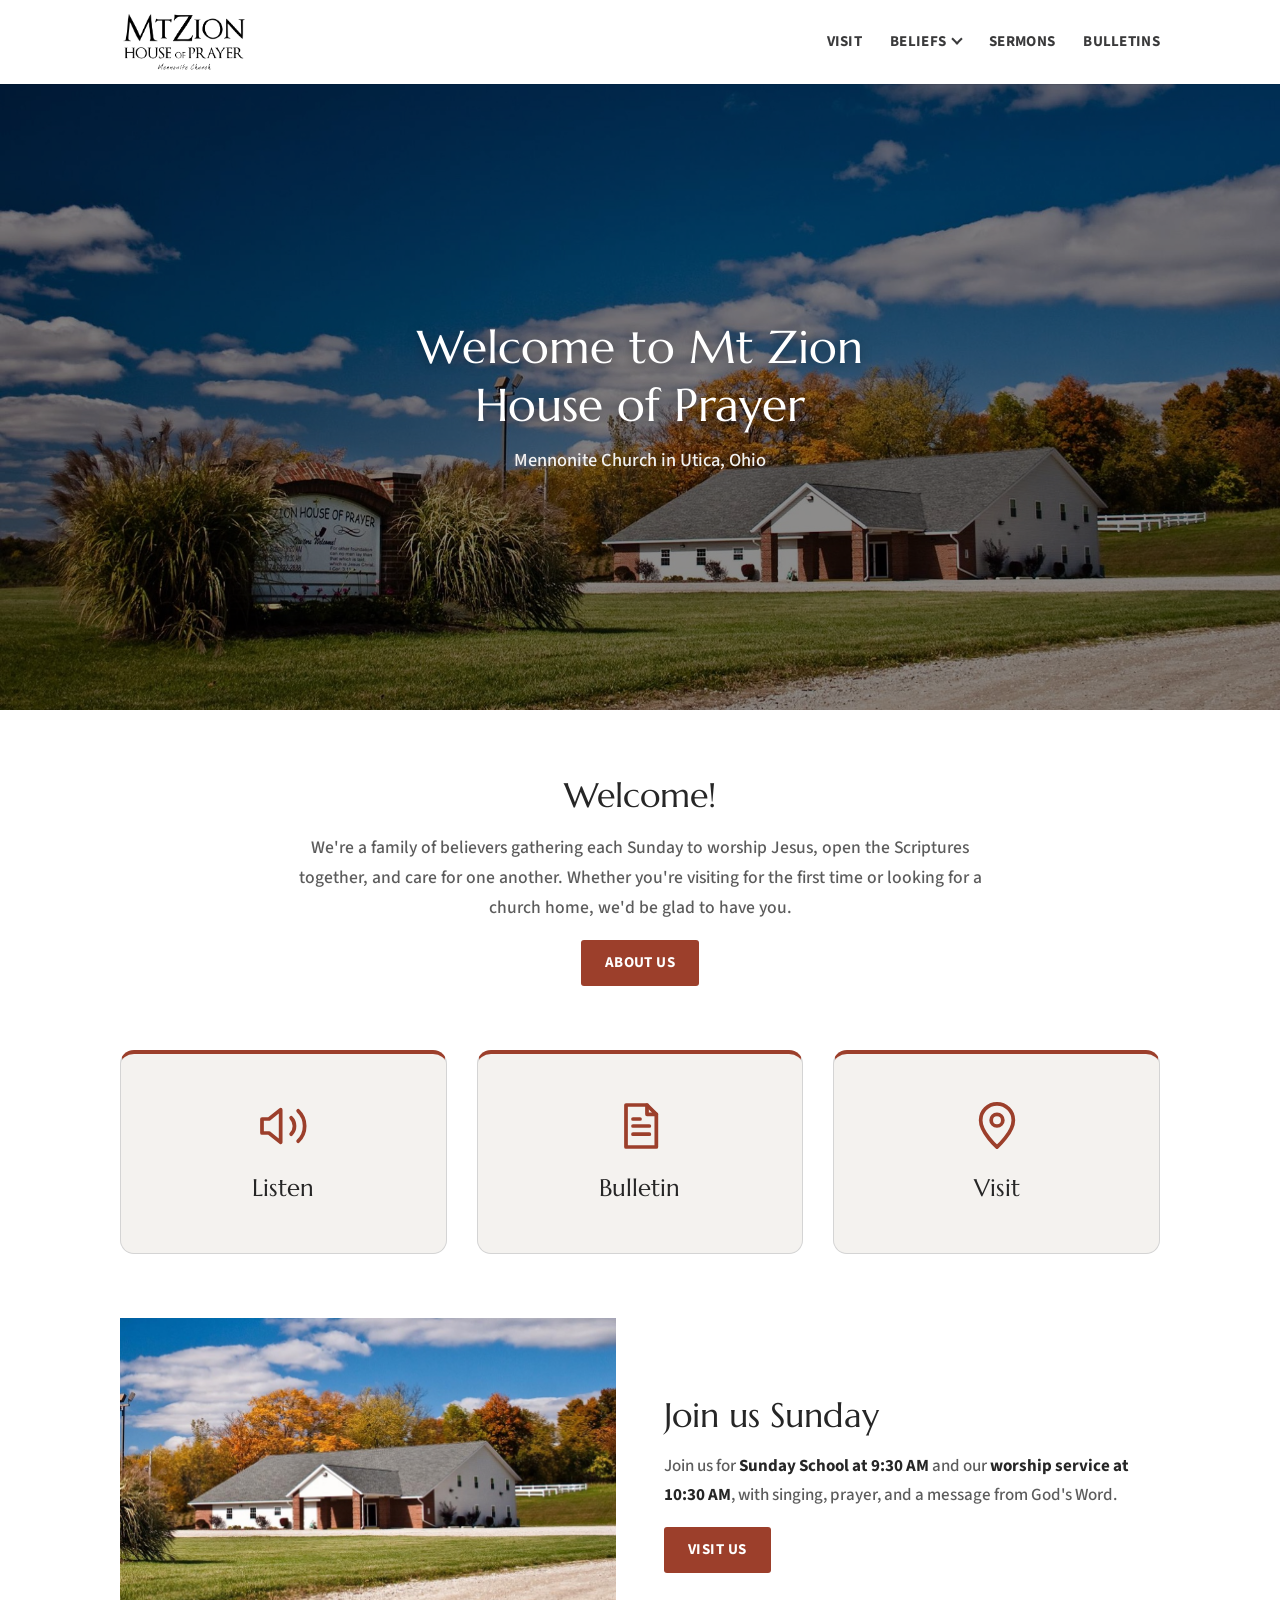
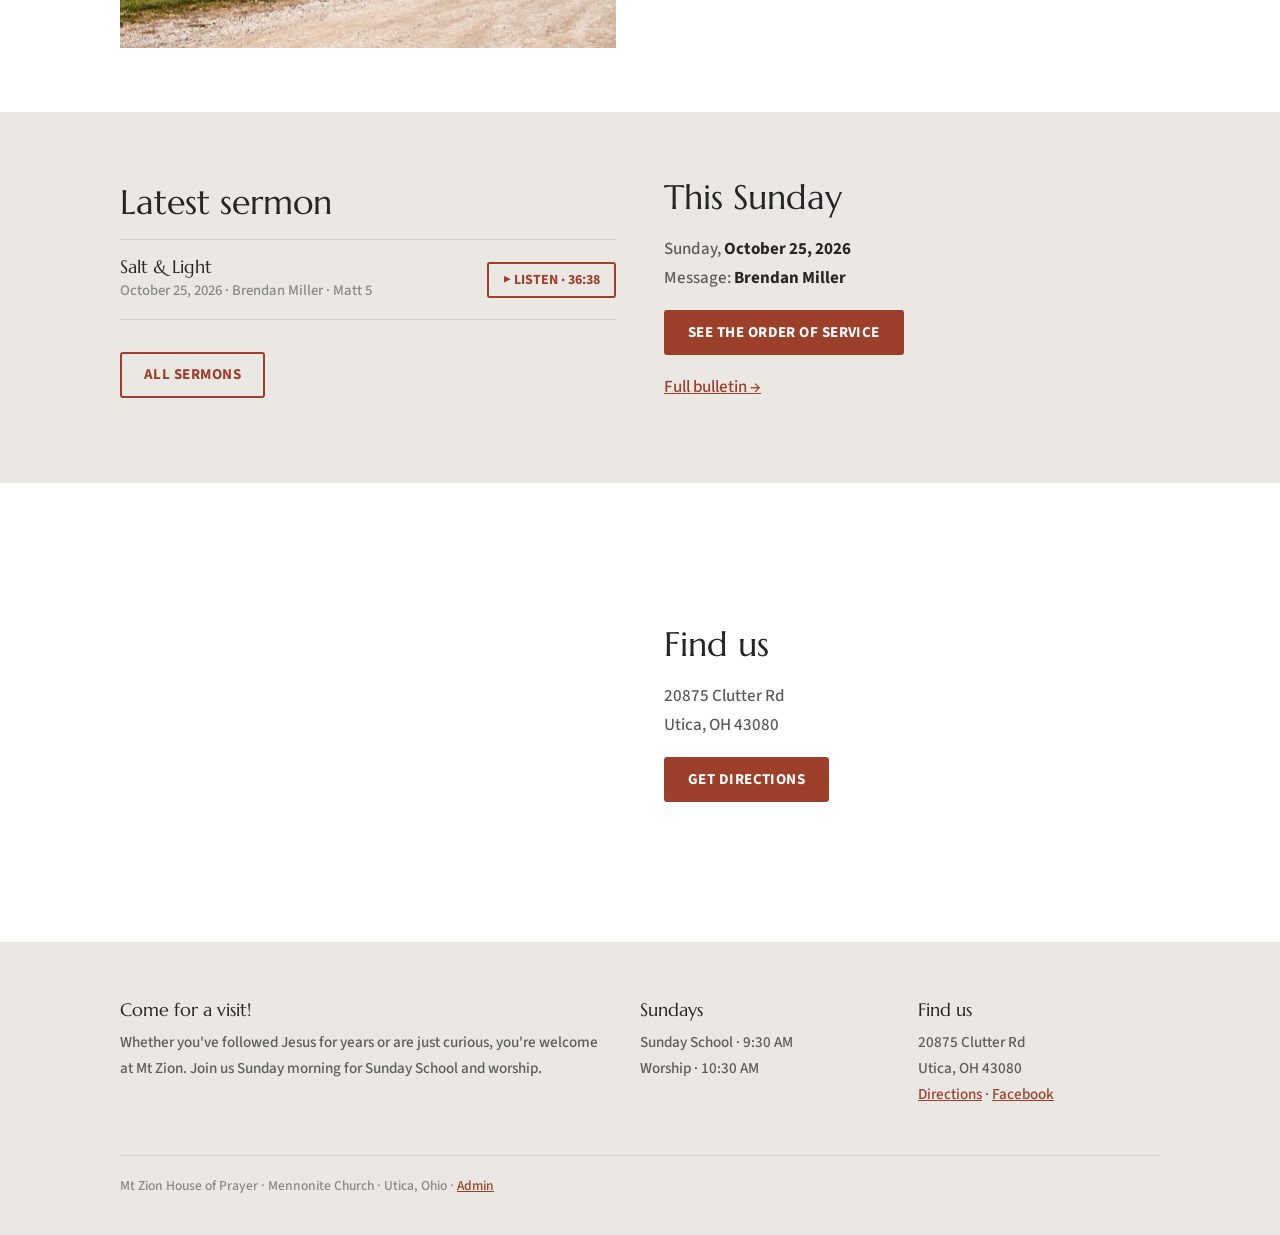
<file: index.html>
<!doctype html>
<html lang="en">
<head>
<meta charset="utf-8">
<meta name="viewport" content="width=device-width, initial-scale=1">
<title>Mt Zion House of Prayer · Mennonite Church in Utica, Ohio</title>
<meta name="description" content="Mt Zion House of Prayer is a Mennonite church in Utica, Ohio. Sunday School 9:30 AM, Worship 10:30 AM. All are welcome.">
<link rel="icon" href="images/favicon.png">
<link rel="preconnect" href="https://fonts.googleapis.com">
<link rel="preconnect" href="https://fonts.gstatic.com" crossorigin>
<link href="https://fonts.googleapis.com/css2?family=Marcellus&family=Source+Sans+3:wght@400;500;600;700&display=swap" rel="stylesheet">
<link rel="stylesheet" href="css/style.css">
</head>
<body>

<!-- HEADER (same on every page) -->
<header class="site-header">
  <div class="wrap">
    <a class="logo" href="index.html"><img src="images/logo.png" alt="Mt Zion House of Prayer, Mennonite Church" width="1500" height="682"></a>
    <button class="menu-btn" aria-label="Menu" aria-expanded="false"><span></span><span></span><span></span></button>
    <nav class="site-nav">
      <a href="visit.html">Visit</a>
      <div class="nav-group">
        <a href="beliefs.html" class="nav-parent" aria-haspopup="true">Beliefs</a>
        <div class="nav-sub">
          <a href="beliefs.html">Statement of Faith</a>
          <a href="constitution.html">Constitution</a>
        </div>
      </div>
      <a href="sermons.html">Sermons</a>
      <a href="bulletins.html">Bulletins</a>
    </nav>
  </div>
</header>

<main>
  <section class="hero">
    <div class="wrap">
      <h1>Welcome to Mt Zion<br>House of Prayer</h1>
      <p>Mennonite Church in Utica, Ohio</p>
    </div>
  </section>

  <section>
    <div class="wrap intro">
      <h2>Welcome!</h2>
      <!-- TODO: replace with the church's own welcome -->
      <p>We're a family of believers gathering each Sunday to worship Jesus, open the Scriptures together, and care for one another. Whether you're visiting for the first time or looking for a church home, we'd be glad to have you.</p>
      <a class="btn" href="visit.html">About us</a>
    </div>
  </section>

  <section style="padding-top:0">
    <div class="wrap tiles">
      <a class="tile" href="sermons.html"><svg viewBox="0 0 24 24" fill="none" stroke="currentColor" stroke-width="1.6" stroke-linecap="round" stroke-linejoin="round" aria-hidden="true"><path d="M11 5 6 9H3v6h3l5 4V5z"/><path d="M15.5 8.5a5 5 0 0 1 0 7"/><path d="M18.5 5.5a9 9 0 0 1 0 13"/></svg>Listen</a>
      <a class="tile" href="bulletins.html"><svg viewBox="0 0 24 24" fill="none" stroke="currentColor" stroke-width="1.6" stroke-linecap="round" stroke-linejoin="round" aria-hidden="true"><path d="M6 3h9l4 4v14H6z"/><path d="M15 3v4h4"/><path d="M9 12h7M9 15.5h7M9 9h3"/></svg>Bulletin</a>
      <a class="tile" href="visit.html"><svg viewBox="0 0 24 24" fill="none" stroke="currentColor" stroke-width="1.6" stroke-linecap="round" stroke-linejoin="round" aria-hidden="true"><path d="M12 21s-7-6.2-7-11.5A7 7 0 0 1 19 9.5C19 14.8 12 21 12 21z"/><circle cx="12" cy="9.5" r="2.5"/></svg>Visit</a>
    </div>
  </section>

  <section style="padding-top:0">
    <div class="wrap row">
      <img src="images/church-building.jpg" alt="The Mt Zion House of Prayer church building in the fall" width="1000" height="750" loading="lazy">
      <div>
        <h2>Join us Sunday</h2>
        <p>Join us for <strong>Sunday School at 9:30 AM</strong> and our <strong>worship service at 10:30 AM</strong>, with singing, prayer, and a message from God's Word.</p>
        <a class="btn" href="visit.html">Visit us</a>
      </div>
    </div>
  </section>

  <section class="gray">
    <div class="wrap row flip">
      <div>
        <h2>Latest sermon</h2>
        <div id="latest-sermon"><p class="meta">Loading…</p></div>
        <div class="listen-links" hidden></div>
        <p style="margin-top:18px"><a class="btn outline" href="sermons.html">All sermons</a></p>
      </div>
      <div>
        <h2>This Sunday</h2>
        <div id="latest-bulletin"><p class="meta">Loading…</p></div>
        <p style="margin-top:18px"><a href="bulletins.html">Full bulletin →</a></p>
      </div>
    </div>
  </section>

  <section>
    <div class="wrap row">
      <iframe class="map" title="Map to Mt Zion House of Prayer" loading="lazy" src="https://maps.google.com/maps?q=20875%20Clutter%20Rd%2C%20Utica%2C%20OH%2043080&z=13&output=embed"></iframe>
      <div>
        <h2>Find us</h2>
        <p>20875 Clutter Rd<br>Utica, OH 43080</p>
        <a class="btn" href="https://www.google.com/maps/dir/?api=1&destination=20875+Clutter+Rd+Utica+OH+43080">Get directions</a>
      </div>
    </div>
  </section>
</main>

<!-- FOOTER (same on every page) -->
<footer class="site-footer">
  <div class="wrap">
    <div class="cols">
      <div>
        <h4>Come for a visit!</h4>
        <p>Whether you've followed Jesus for years or are just curious, you're welcome at Mt Zion. Join us Sunday morning for Sunday School and worship.</p>
      </div>
      <div>
        <h4>Sundays</h4>
        <p>Sunday School · 9:30 AM<br>Worship · 10:30 AM</p>
      </div>
      <div>
        <h4>Find us</h4>
        <p>20875 Clutter Rd<br>Utica, OH 43080<br><a href="https://www.google.com/maps/dir/?api=1&destination=20875+Clutter+Rd+Utica+OH+43080">Directions</a> · <a href="https://www.facebook.com/MtZionHOP/">Facebook</a><span class="footer-podcast"></span></p>
      </div>
    </div>
    <p class="fine">Mt Zion House of Prayer · Mennonite Church · Utica, Ohio · <a href="admin/" rel="nofollow">Admin</a></p>
  </div>
</footer>

<script src="js/site.js"></script>
</body>
</html>
</file>
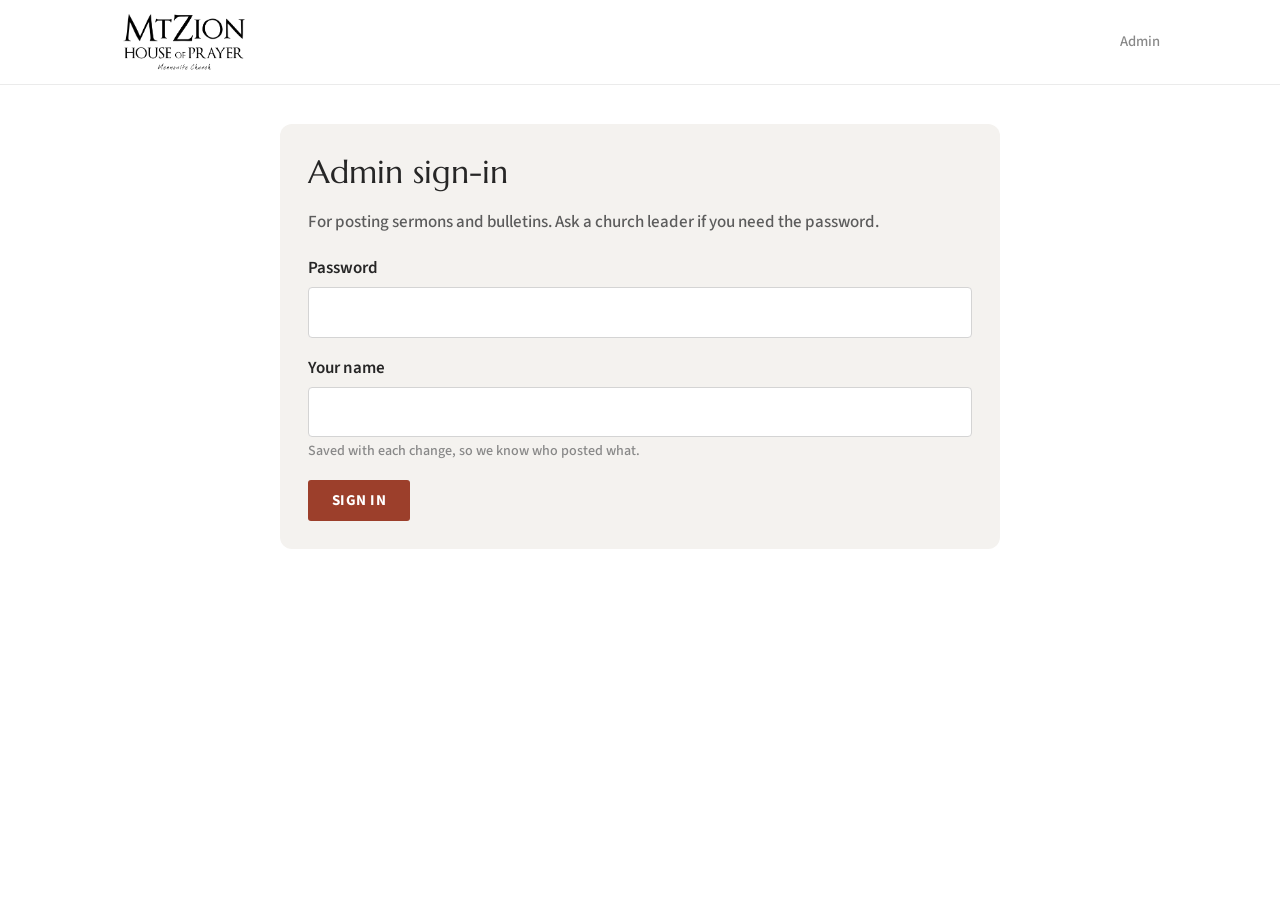
<file: admin/index.html>
<!doctype html>
<html lang="en">
<head>
<meta charset="utf-8">
<meta name="viewport" content="width=device-width, initial-scale=1">
<meta name="robots" content="noindex, nofollow">
<title>Admin · Mt Zion House of Prayer</title>
<link rel="icon" href="../images/favicon.png">
<link rel="preconnect" href="https://fonts.googleapis.com">
<link rel="preconnect" href="https://fonts.gstatic.com" crossorigin>
<link href="https://fonts.googleapis.com/css2?family=Marcellus&family=Source+Sans+3:wght@400;500;600;700&display=swap" rel="stylesheet">
<link rel="stylesheet" href="../css/style.css">
<style>
  .admin { max-width: 760px; margin: 0 auto; padding: 40px 20px 80px; }
  .admin .card { margin-bottom: 28px; padding: 28px; }
  .field { margin-bottom: 16px; }
  .field label { display: block; font-weight: 600; color: var(--heading); margin-bottom: 4px; }
  .field .hint { font-size: .88rem; color: #888; margin-top: 3px; }
  .field input, .field select { width: 100%; font: inherit; padding: 10px 12px; border: 1px solid var(--line); border-radius: 4px; background: #fff; color: var(--heading); }
  .row2 { display: grid; grid-template-columns: 1fr 1fr; gap: 16px; }
  .status { margin-top: 14px; padding: 12px 14px; border-radius: 6px; display: none; }
  .status.show { display: block; }
  .status.ok { background: #e7f3e7; color: #24502a; }
  .status.err { background: #f8e3e0; color: #7a2f1f; }
  .status.busy { background: #f4f2ef; color: var(--heading); }
  progress { width: 100%; height: 10px; margin-top: 8px; accent-color: var(--red); }
  .recent { list-style: none; padding: 0; margin: 0; }
  .recent li { display: flex; justify-content: space-between; align-items: center; gap: 12px; padding: 10px 0; border-bottom: 1px solid var(--line); }
  .recent button { font: 600 13px var(--font); background: none; border: 1px solid var(--line); color: #888; border-radius: 3px; padding: 4px 10px; cursor: pointer; }
  .recent button:hover { border-color: var(--red); color: var(--red); }
  .topbar { display: flex; justify-content: space-between; align-items: center; margin-bottom: 24px; gap: 12px; flex-wrap: wrap; }
  [hidden] { display: none !important; }
  @media (max-width: 600px) { .row2 { grid-template-columns: 1fr; } }
</style>
</head>
<body>

<header class="site-header">
  <div class="wrap">
    <a class="logo" href="../index.html"><img src="../images/logo.png" alt="Mt Zion House of Prayer" width="1500" height="682"></a>
    <span class="meta">Admin</span>
  </div>
</header>

<main class="admin">

  <!-- Sign in -->
  <section id="signin" class="card" style="padding:28px">
    <h1 style="font-size:2rem">Admin sign-in</h1>
    <p>For posting sermons and bulletins. Ask a church leader if you need the password.</p>
    <form id="signin-form">
      <div class="field"><label for="pw">Password</label><input id="pw" type="password" autocomplete="current-password" required></div>
      <div class="field"><label for="who">Your name</label><input id="who" autocomplete="name" required><div class="hint">Saved with each change, so we know who posted what.</div></div>
      <button class="btn" type="submit">Sign in</button>
      <div class="status" id="signin-status"></div>
    </form>
  </section>

  <div id="panel" hidden>
    <div class="topbar">
      <h1 style="font-size:2rem;margin:0">Post to the website</h1>
      <span class="meta">Signed in as <strong id="who-label"></strong> · <a href="#" id="signout">Sign out</a></span>
    </div>

    <!-- Sermon -->
    <section class="card">
      <h2>Add a sermon</h2>
      <p class="meta">Goes on the Sermons page and out to the podcast apps (Apple, Spotify) within a few hours.</p>
      <form id="sermon-form">
        <div class="field"><label for="s-file">Sermon recording (MP3)</label><input id="s-file" type="file" accept=".mp3,audio/mpeg" required></div>
        <div class="field"><label for="s-title">Title</label><input id="s-title" required maxlength="200" placeholder="e.g. Looking to Jesus"></div>
        <div class="row2">
          <div class="field"><label for="s-speaker">Speaker</label>
            <select id="s-speaker" required><option value="">Choose…</option></select>
            <input id="s-speaker-new" hidden placeholder="New speaker's full name" maxlength="80" style="margin-top:8px">
          </div>
          <div class="field"><label for="s-date">Date preached</label><input id="s-date" type="date" required></div>
        </div>
        <div class="field"><label for="s-passage">Scripture (optional)</label><input id="s-passage" maxlength="120" placeholder="e.g. Hebrews 12:1-3"></div>
        <button class="btn" type="submit">Upload sermon</button>
        <div class="status" id="sermon-status"></div>
      </form>
    </section>

    <!-- Bulletin -->
    <section class="card">
      <h2>Bulletins</h2>
      <p>Bulletins are no longer uploaded here. The website shows only the <strong>order of service</strong> (no announcements, birthdays, or offering totals), and it’s added from the weekly bulletin email.</p>
    </section>

    <!-- Recent -->
    <section class="card">
      <h2>Recently posted</h2>
      <p class="meta">Made a mistake? Remove it here, then post it again.</p>
      <h3 style="margin-top:18px">Sermons</h3>
      <ul class="recent" id="recent-sermons"></ul>
      <h3 style="margin-top:24px">Bulletins</h3>
      <ul class="recent" id="recent-bulletins"></ul>
    </section>
  </div>
</main>

<script>
// ---- session (kept only until this browser tab is closed) ----
const S = {
  get pw() { try { return sessionStorage.getItem("mz-pw") || ""; } catch { return ""; } },
  get who() { try { return sessionStorage.getItem("mz-who") || ""; } catch { return ""; } },
  set(pw, who) { try { sessionStorage.setItem("mz-pw", pw); sessionStorage.setItem("mz-who", who); } catch {} },
  clear() { try { sessionStorage.clear(); } catch {} },
};
let password = S.pw, who = S.who;

const $ = id => document.getElementById(id);
function status(id, kind, html) { const el = $(id); el.className = `status show ${kind}`; el.innerHTML = html; }
const esc = s => String(s).replace(/[&<>"]/g, c => ({ "&": "&amp;", "<": "&lt;", ">": "&gt;", '"': "&quot;" }[c]));
const fmt = iso => { const [y, m, d] = iso.split("-").map(Number); return new Date(y, m - 1, d).toLocaleDateString("en-US", { month: "short", day: "numeric", year: "numeric" }); };

async function api(name, body) {
  const res = await fetch(`/.netlify/functions/${name}`, {
    method: "POST",
    headers: { "content-type": "application/json", "x-admin-password": password },
    body: JSON.stringify({ ...body, by: who }),
  });
  const data = await res.json().catch(() => ({ error: `Server error (${res.status}).` }));
  if (res.status === 401) { S.clear(); }
  if (!res.ok) throw new Error(data.error || `Server error (${res.status}).`);
  return data;
}

function lastSunday() {
  const d = new Date(); d.setDate(d.getDate() - d.getDay());
  return d.toLocaleDateString("en-CA"); // YYYY-MM-DD in local time
}
function nextSunday() {
  const d = new Date(); d.setDate(d.getDate() + ((7 - d.getDay()) % 7));
  return d.toLocaleDateString("en-CA");
}

// ---- sign in ----
$("signin-form").addEventListener("submit", async e => {
  e.preventDefault();
  password = $("pw").value; who = $("who").value.trim();
  status("signin-status", "busy", "Checking…");
  try { await api("admin-check", {}); S.set(password, who); showPanel(); }
  catch (err) { status("signin-status", "err", esc(err.message)); }
});
$("signout").addEventListener("click", e => { e.preventDefault(); S.clear(); location.reload(); });

async function showPanel() {
  $("signin").hidden = true; $("panel").hidden = false;
  $("who-label").textContent = who;
  $("s-date").value = lastSunday();
  await loadRecent();
}

// Lists come from the live site; a fresh post appears here after the site rebuilds.
let sermons = [];
async function loadRecent() {
  const bust = `?t=${Date.now()}`;
  sermons = await fetch(`../data/sermons.json${bust}`).then(r => r.json());
  const bulletins = await fetch(`../data/bulletins.json${bust}`).then(r => r.json());

  const sel = $("s-speaker"), keep = sel.value;
  const names = [...new Set(sermons.map(s => s.speaker).filter(Boolean))].sort();
  sel.innerHTML = `<option value="">Choose…</option>` + names.map(n => `<option>${esc(n)}</option>`).join("") + `<option value="__new">Someone else…</option>`;
  sel.value = keep;

  $("recent-sermons").innerHTML = sermons.slice(0, 8).map((s, i) =>
    `<li><span><strong>${esc(s.title)}</strong><br><span class="meta">${fmt(s.date)} · ${esc(s.speaker)}</span></span>
     <button data-kind="sermon" data-i="${i}">Remove</button></li>`).join("") || `<li class="meta">None yet.</li>`;
  $("recent-bulletins").innerHTML = bulletins.map(b =>
    `<li><span><a href="../bulletins.html">${fmt(b.date)}</a></span>
     <button data-kind="bulletin" data-date="${esc(b.date)}">Remove</button></li>`).join("") || `<li class="meta">None yet.</li>`;
}

$("s-speaker").addEventListener("change", () => {
  const isNew = $("s-speaker").value === "__new";
  $("s-speaker-new").hidden = !isNew; $("s-speaker-new").required = isNew;
});

// ---- sermon: get upload link → upload MP3 with progress → save entry ----
function audioDuration(file) {
  return new Promise(resolve => {
    const a = new Audio(); a.preload = "metadata";
    a.onloadedmetadata = () => { resolve(a.duration); URL.revokeObjectURL(a.src); };
    a.onerror = () => resolve(0);
    a.src = URL.createObjectURL(file);
  });
}
function putWithProgress(url, file, onProgress) {
  return new Promise((resolve, reject) => {
    const x = new XMLHttpRequest();
    x.open("PUT", url);
    x.setRequestHeader("content-type", "audio/mpeg");
    x.upload.onprogress = e => e.lengthComputable && onProgress(e.loaded / e.total);
    x.onload = () => x.status < 300 ? resolve() : reject(new Error(`Upload failed (${x.status}).`));
    x.onerror = () => reject(new Error("Upload failed. Check your internet connection and try again."));
    x.send(file);
  });
}

$("sermon-form").addEventListener("submit", async e => {
  e.preventDefault();
  const btn = e.submitter; btn.disabled = true;
  const file = $("s-file").files[0];
  const speaker = $("s-speaker").value === "__new" ? $("s-speaker-new").value.trim() : $("s-speaker").value;
  const info = { title: $("s-title").value.trim(), date: $("s-date").value, speaker, passage: $("s-passage").value.trim() };
  try {
    if (file.size > 300 * 1024 * 1024) throw new Error("That file is over 300 MB. Is it the right recording?");
    status("sermon-status", "busy", `Uploading… <progress id="s-prog" max="1" value="0"></progress>`);
    const [{ key, uploadUrl }, duration] = await Promise.all([
      api("admin-upload-url", { ...info, filename: file.name }),
      audioDuration(file),
    ]);
    await putWithProgress(uploadUrl, file, p => { const el = $("s-prog"); if (el) el.value = p; });
    status("sermon-status", "busy", "Saving…");
    await api("admin-add-sermon", { ...info, key, size: file.size, duration });
    status("sermon-status", "ok", `<strong>${esc(info.title)}</strong> is posted. It will show on the website in about a minute, and in podcast apps within a few hours.`);
    e.target.reset(); $("s-date").value = lastSunday(); $("s-speaker-new").hidden = true;
    setTimeout(loadRecent, 60000);
  } catch (err) {
    status("sermon-status", "err", esc(err.message));
  } finally { btn.disabled = false; }
});

// ---- remove ----
document.addEventListener("click", async e => {
  const b = e.target.closest(".recent button"); if (!b) return;
  const isSermon = b.dataset.kind === "sermon";
  const label = isSermon ? `the sermon "${sermons[b.dataset.i].title}"` : `the bulletin for ${fmt(b.dataset.date)}`;
  if (!confirm(`Remove ${label} from the website?`)) return;
  b.disabled = true; b.textContent = "Removing…";
  try {
    await api("admin-remove", isSermon ? { kind: "sermon", audio: sermons[b.dataset.i].audio } : { kind: "bulletin", date: b.dataset.date });
    b.textContent = "Removed (site updates in ~1 min)";
  } catch (err) { alert(err.message); b.disabled = false; b.textContent = "Remove"; }
});

if (password && who) showPanel();
</script>
</body>
</html>
</file>
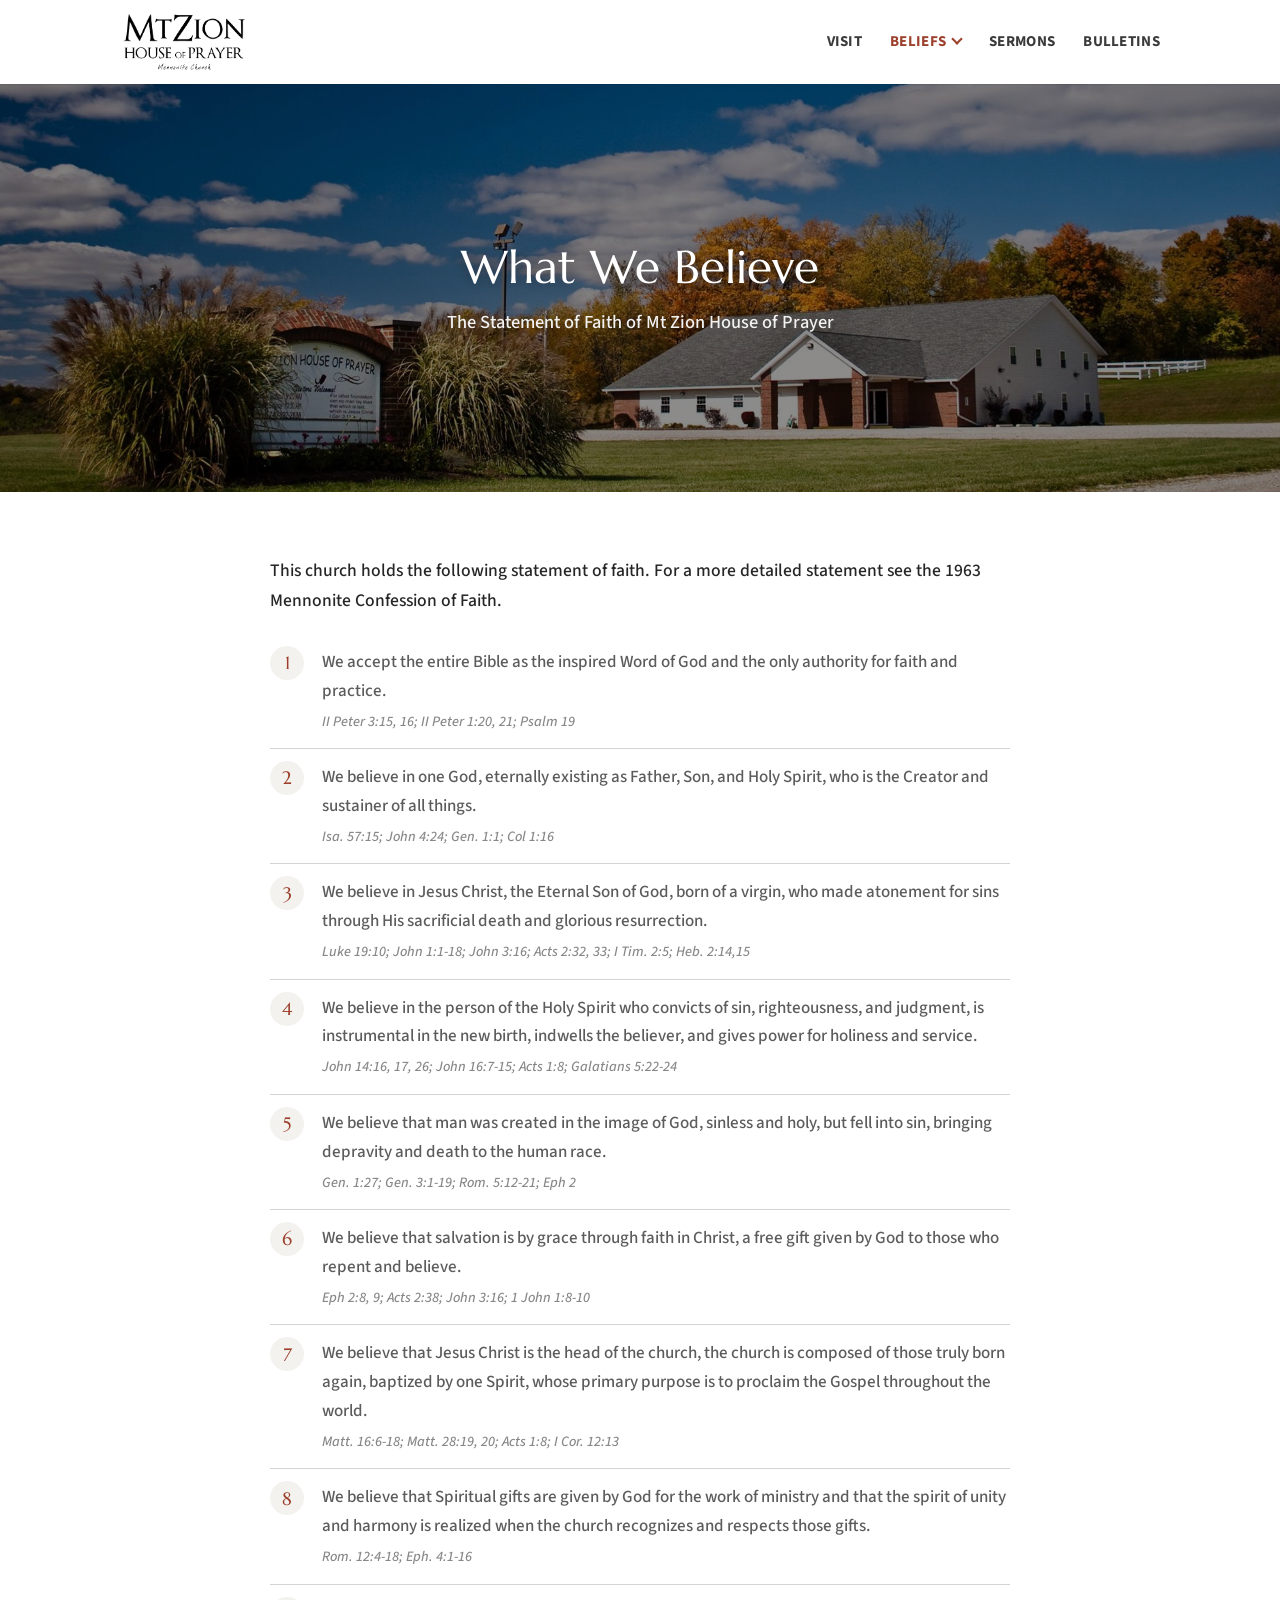
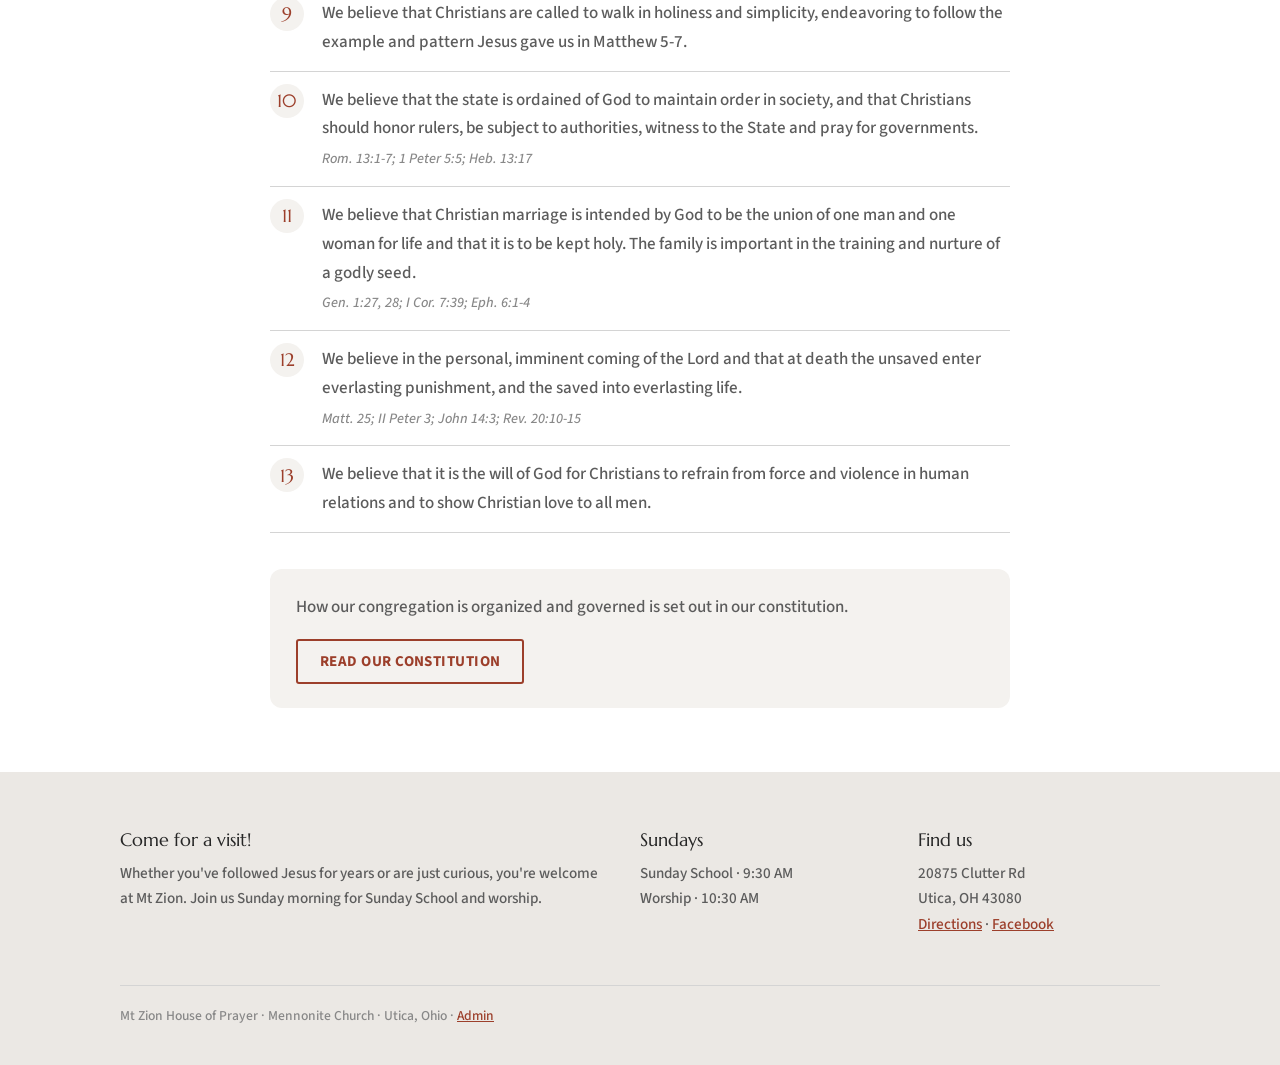
<file: beliefs.html>
<!doctype html>
<html lang="en">
<head>
<meta charset="utf-8">
<meta name="viewport" content="width=device-width, initial-scale=1">
<title>What We Believe · Mt Zion House of Prayer</title>
<meta name="description" content="The Statement of Faith of Mt Zion House of Prayer, a Mennonite church in Utica, Ohio.">
<link rel="icon" href="images/favicon.png">
<link rel="preconnect" href="https://fonts.googleapis.com">
<link rel="preconnect" href="https://fonts.gstatic.com" crossorigin>
<link href="https://fonts.googleapis.com/css2?family=Marcellus&family=Source+Sans+3:wght@400;500;600;700&display=swap" rel="stylesheet">
<link rel="stylesheet" href="css/style.css">
</head>
<body>

<!-- HEADER (same on every page) -->
<header class="site-header">
  <div class="wrap">
    <a class="logo" href="index.html"><img src="images/logo.png" alt="Mt Zion House of Prayer, Mennonite Church" width="1500" height="682"></a>
    <button class="menu-btn" aria-label="Menu" aria-expanded="false"><span></span><span></span><span></span></button>
    <nav class="site-nav">
      <a href="visit.html">Visit</a>
      <div class="nav-group">
        <a href="beliefs.html" class="nav-parent" aria-current="page" aria-haspopup="true">Beliefs</a>
        <div class="nav-sub">
          <a href="beliefs.html" aria-current="page">Statement of Faith</a>
          <a href="constitution.html">Constitution</a>
        </div>
      </div>
      <a href="sermons.html">Sermons</a>
      <a href="bulletins.html">Bulletins</a>
    </nav>
  </div>
</header>

<main>
  <section class="hero small">
    <div class="wrap"><h1>What We Believe</h1><p>The Statement of Faith of Mt Zion House of Prayer</p></div>
  </section>
  <section>
    <div class="wrap doc">
      <p class="lead">This church holds the following statement of faith. For a more detailed statement see the 1963 Mennonite Confession of Faith.</p>
      <ol class="faith">
        <li><p>We accept the entire Bible as the inspired Word of God and the only authority for faith and practice.</p><p class="refs">II Peter 3:15, 16; II Peter 1:20, 21; Psalm 19</p></li>
        <li><p>We believe in one God, eternally existing as Father, Son, and Holy Spirit, who is the Creator and sustainer of all things.</p><p class="refs">Isa. 57:15; John 4:24; Gen. 1:1; Col 1:16</p></li>
        <li><p>We believe in Jesus Christ, the Eternal Son of God, born of a virgin, who made atonement for sins through His sacrificial death and glorious resurrection.</p><p class="refs">Luke 19:10; John 1:1-18; John 3:16; Acts 2:32, 33; I Tim. 2:5; Heb. 2:14,15</p></li>
        <li><p>We believe in the person of the Holy Spirit who convicts of sin, righteousness, and judgment, is instrumental in the new birth, indwells the believer, and gives power for holiness and service.</p><p class="refs">John 14:16, 17, 26; John 16:7-15; Acts 1:8; Galatians 5:22-24</p></li>
        <li><p>We believe that man was created in the image of God, sinless and holy, but fell into sin, bringing depravity and death to the human race.</p><p class="refs">Gen. 1:27; Gen. 3:1-19; Rom. 5:12-21; Eph 2</p></li>
        <li><p>We believe that salvation is by grace through faith in Christ, a free gift given by God to those who repent and believe.</p><p class="refs">Eph 2:8, 9; Acts 2:38; John 3:16; 1 John 1:8-10</p></li>
        <li><p>We believe that Jesus Christ is the head of the church, the church is composed of those truly born again, baptized by one Spirit, whose primary purpose is to proclaim the Gospel throughout the world.</p><p class="refs">Matt. 16:6-18; Matt. 28:19, 20; Acts 1:8; I Cor. 12:13</p></li>
        <li><p>We believe that Spiritual gifts are given by God for the work of ministry and that the spirit of unity and harmony is realized when the church recognizes and respects those gifts.</p><p class="refs">Rom. 12:4-18; Eph. 4:1-16</p></li>
        <li><p>We believe that Christians are called to walk in holiness and simplicity, endeavoring to follow the example and pattern Jesus gave us in Matthew 5-7.</p></li>
        <li><p>We believe that the state is ordained of God to maintain order in society, and that Christians should honor rulers, be subject to authorities, witness to the State and pray for governments.</p><p class="refs">Rom. 13:1-7; 1 Peter 5:5; Heb. 13:17</p></li>
        <li><p>We believe that Christian marriage is intended by God to be the union of one man and one woman for life and that it is to be kept holy. The family is important in the training and nurture of a godly seed.</p><p class="refs">Gen. 1:27, 28; I Cor. 7:39; Eph. 6:1-4</p></li>
        <li><p>We believe in the personal, imminent coming of the Lord and that at death the unsaved enter everlasting punishment, and the saved into everlasting life.</p><p class="refs">Matt. 25; II Peter 3; John 14:3; Rev. 20:10-15</p></li>
        <li><p>We believe that it is the will of God for Christians to refrain from force and violence in human relations and to show Christian love to all men.</p></li>
      </ol>
      <div class="doc-next">
        <p>How our congregation is organized and governed is set out in our constitution.</p>
        <a class="btn outline" href="constitution.html">Read our constitution</a>
      </div>
    </div>
  </section>
</main>

<!-- FOOTER (same on every page) -->
<footer class="site-footer">
  <div class="wrap">
    <div class="cols">
      <div>
        <h4>Come for a visit!</h4>
        <p>Whether you've followed Jesus for years or are just curious, you're welcome at Mt Zion. Join us Sunday morning for Sunday School and worship.</p>
      </div>
      <div>
        <h4>Sundays</h4>
        <p>Sunday School · 9:30 AM<br>Worship · 10:30 AM</p>
      </div>
      <div>
        <h4>Find us</h4>
        <p>20875 Clutter Rd<br>Utica, OH 43080<br><a href="https://www.google.com/maps/dir/?api=1&destination=20875+Clutter+Rd+Utica+OH+43080">Directions</a> · <a href="https://www.facebook.com/MtZionHOP/">Facebook</a><span class="footer-podcast"></span></p>
      </div>
    </div>
    <p class="fine">Mt Zion House of Prayer · Mennonite Church · Utica, Ohio · <a href="admin/" rel="nofollow">Admin</a></p>
  </div>
</footer>

<script src="js/site.js"></script>
</body>
</html>
</file>
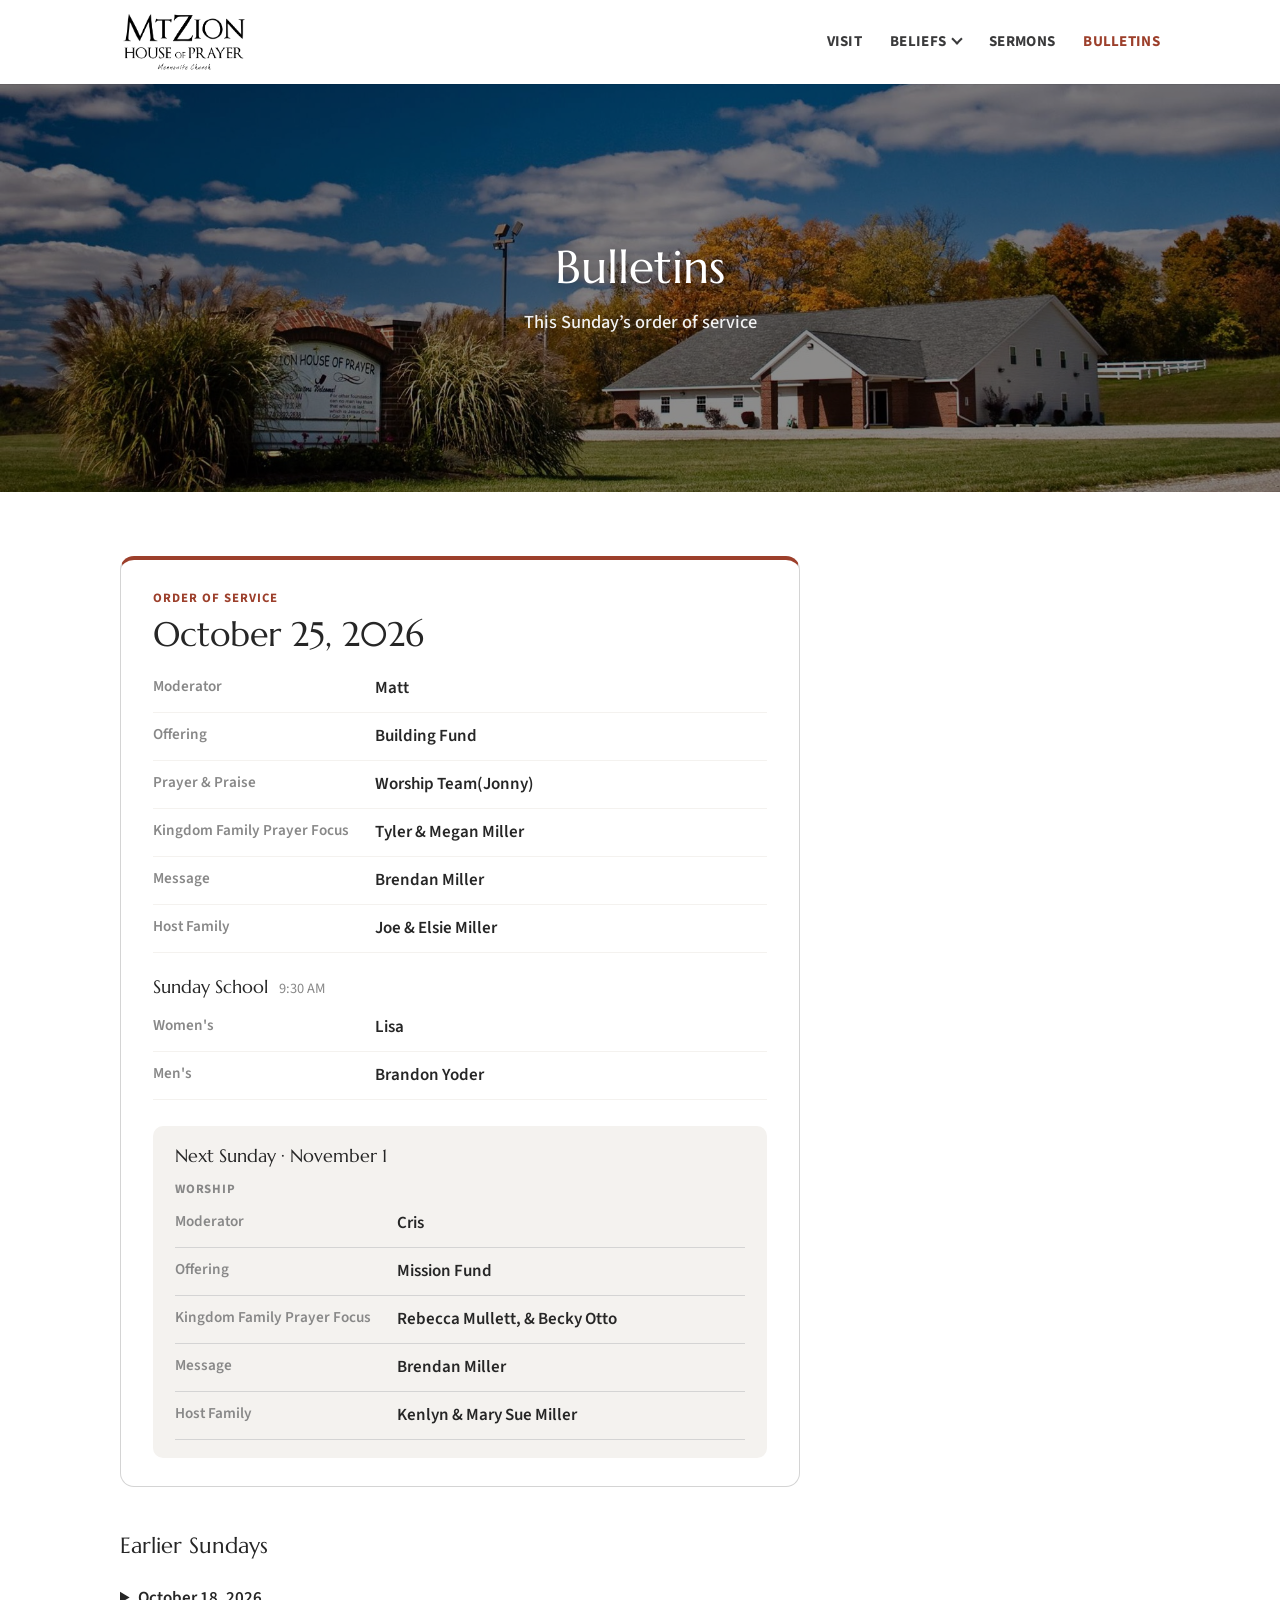
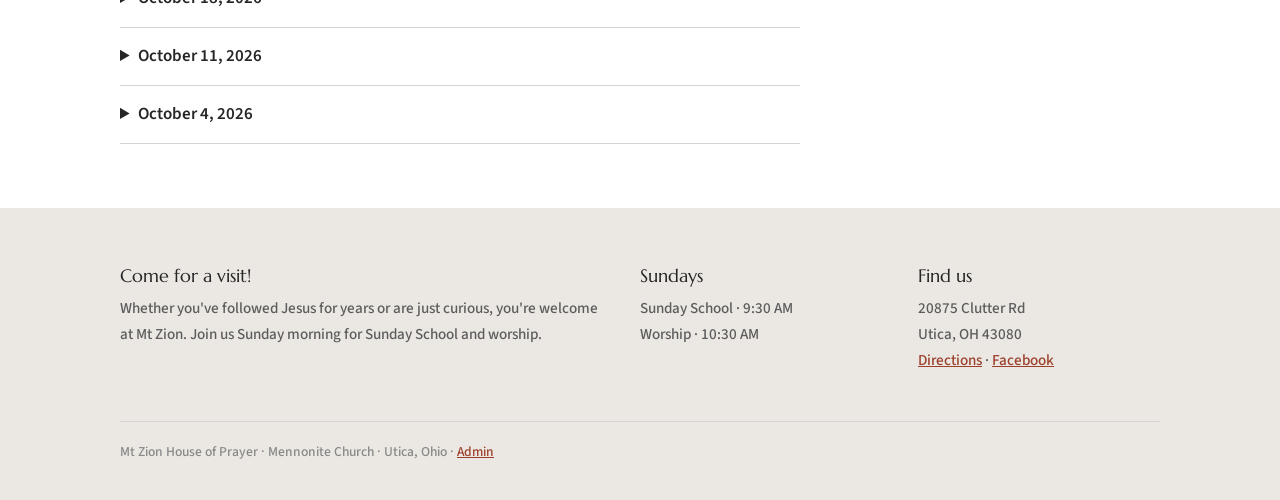
<file: bulletins.html>
<!doctype html>
<html lang="en">
<head>
<meta charset="utf-8">
<meta name="viewport" content="width=device-width, initial-scale=1">
<title>Bulletins · Mt Zion House of Prayer</title>
<meta name="description" content="Mt Zion House of Prayer is a Mennonite church in Utica, Ohio. Sunday School 9:30 AM, Worship 10:30 AM. All are welcome.">
<link rel="icon" href="images/favicon.png">
<link rel="preconnect" href="https://fonts.googleapis.com">
<link rel="preconnect" href="https://fonts.gstatic.com" crossorigin>
<link href="https://fonts.googleapis.com/css2?family=Marcellus&family=Source+Sans+3:wght@400;500;600;700&display=swap" rel="stylesheet">
<link rel="stylesheet" href="css/style.css">
</head>
<body>

<!-- HEADER (same on every page) -->
<header class="site-header">
  <div class="wrap">
    <a class="logo" href="index.html"><img src="images/logo.png" alt="Mt Zion House of Prayer, Mennonite Church" width="1500" height="682"></a>
    <button class="menu-btn" aria-label="Menu" aria-expanded="false"><span></span><span></span><span></span></button>
    <nav class="site-nav">
      <a href="visit.html">Visit</a>
      <div class="nav-group">
        <a href="beliefs.html" class="nav-parent" aria-haspopup="true">Beliefs</a>
        <div class="nav-sub">
          <a href="beliefs.html">Statement of Faith</a>
          <a href="constitution.html">Constitution</a>
        </div>
      </div>
      <a href="sermons.html">Sermons</a>
      <a href="bulletins.html" aria-current="page">Bulletins</a>
    </nav>
  </div>
</header>

<main>
  <section class="hero small">
    <div class="wrap"><h1>Bulletins</h1><p>This Sunday’s order of service</p></div>
  </section>
  <section>
    <div class="wrap" id="bulletin-list"><p class="empty">Loading bulletins…</p></div>
  </section>
</main>

<!-- FOOTER (same on every page) -->
<footer class="site-footer">
  <div class="wrap">
    <div class="cols">
      <div>
        <h4>Come for a visit!</h4>
        <p>Whether you've followed Jesus for years or are just curious, you're welcome at Mt Zion. Join us Sunday morning for Sunday School and worship.</p>
      </div>
      <div>
        <h4>Sundays</h4>
        <p>Sunday School · 9:30 AM<br>Worship · 10:30 AM</p>
      </div>
      <div>
        <h4>Find us</h4>
        <p>20875 Clutter Rd<br>Utica, OH 43080<br><a href="https://www.google.com/maps/dir/?api=1&destination=20875+Clutter+Rd+Utica+OH+43080">Directions</a> · <a href="https://www.facebook.com/MtZionHOP/">Facebook</a><span class="footer-podcast"></span></p>
      </div>
    </div>
    <p class="fine">Mt Zion House of Prayer · Mennonite Church · Utica, Ohio · <a href="admin/" rel="nofollow">Admin</a></p>
  </div>
</footer>

<script src="js/site.js"></script>
</body>
</html>
</file>
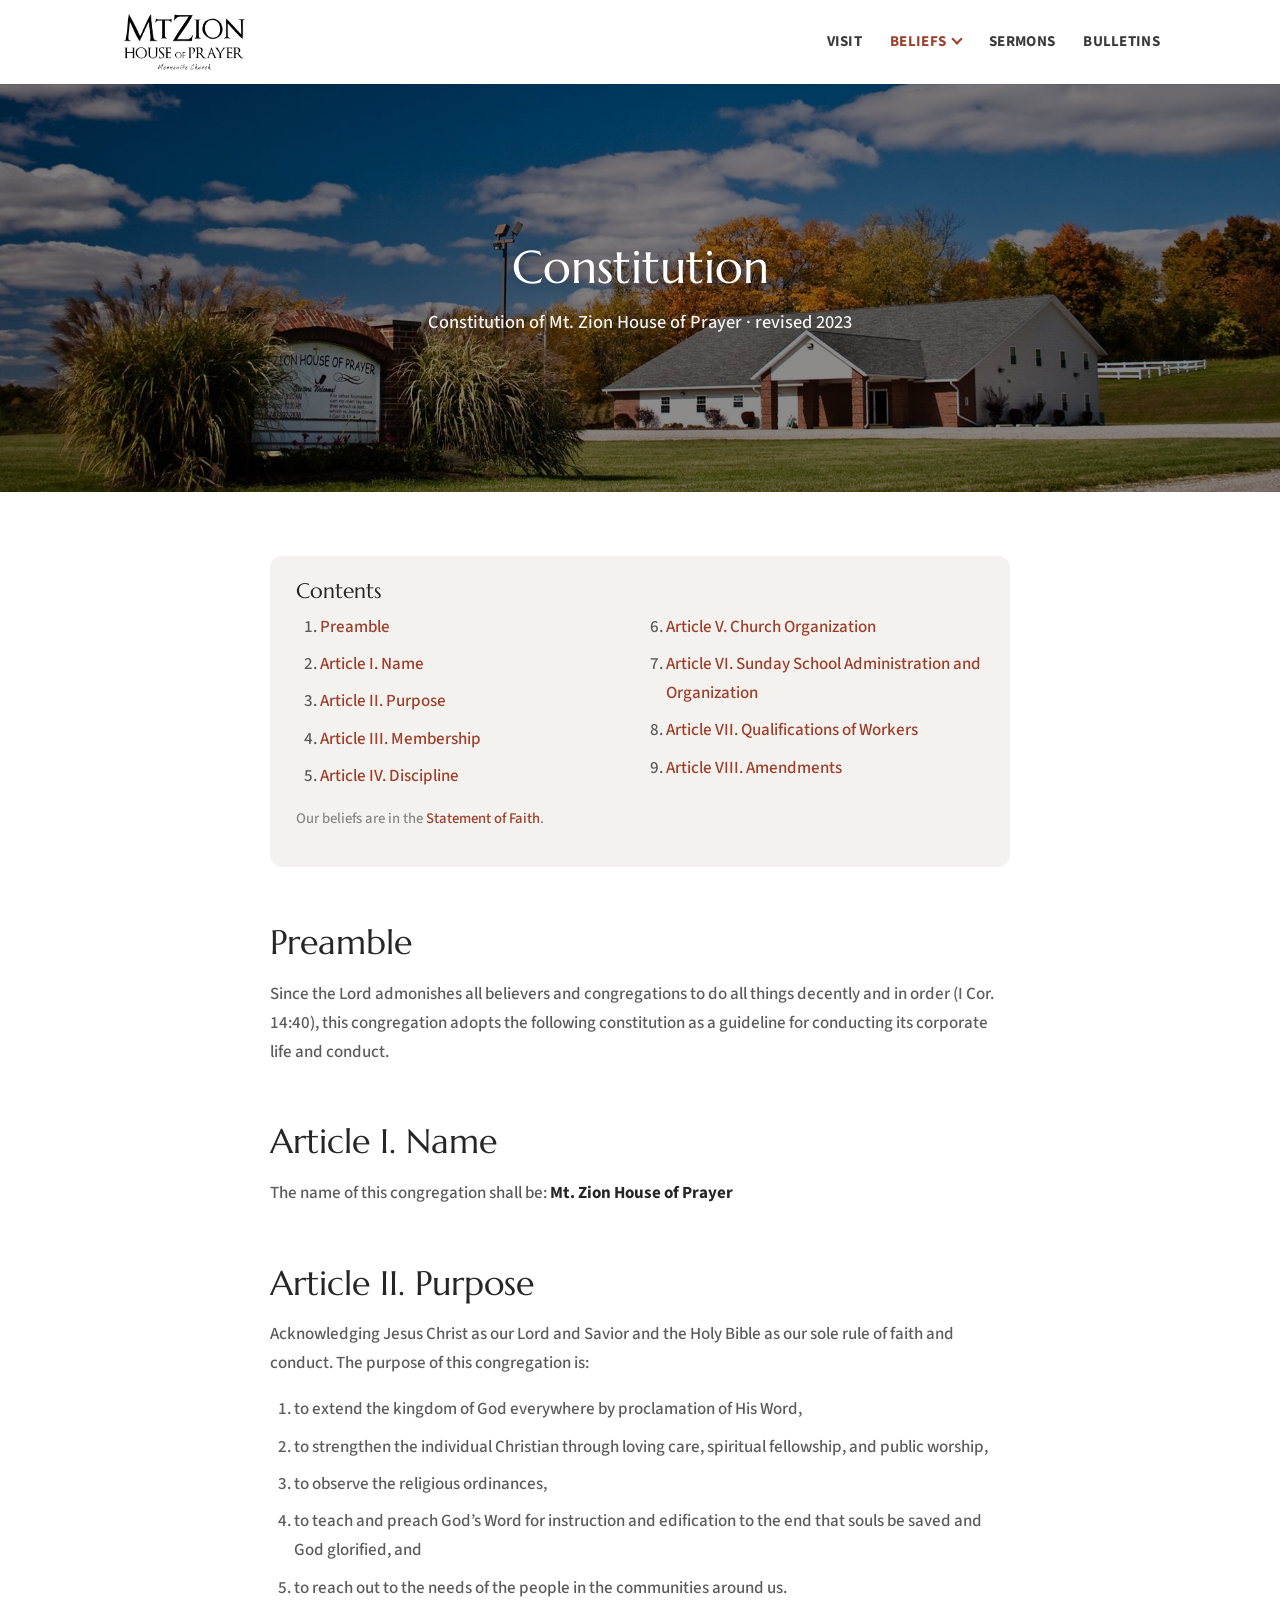
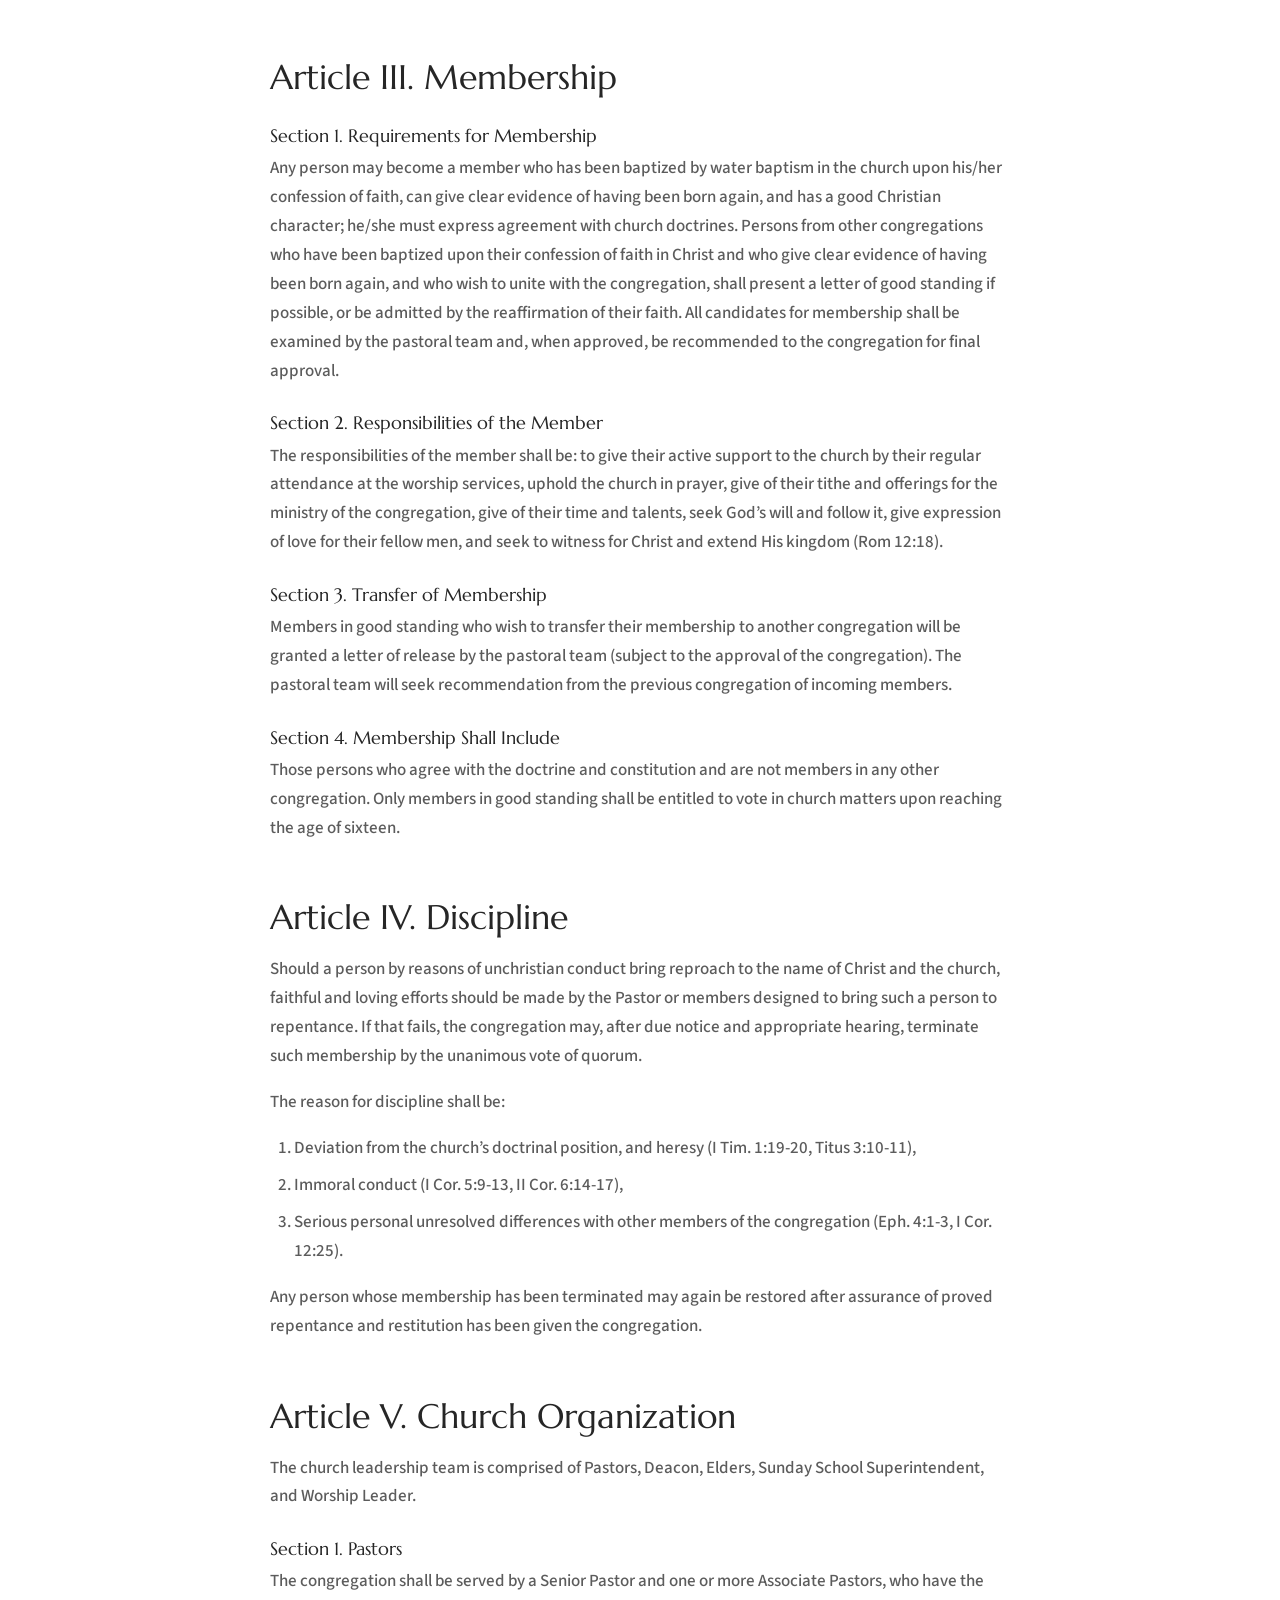
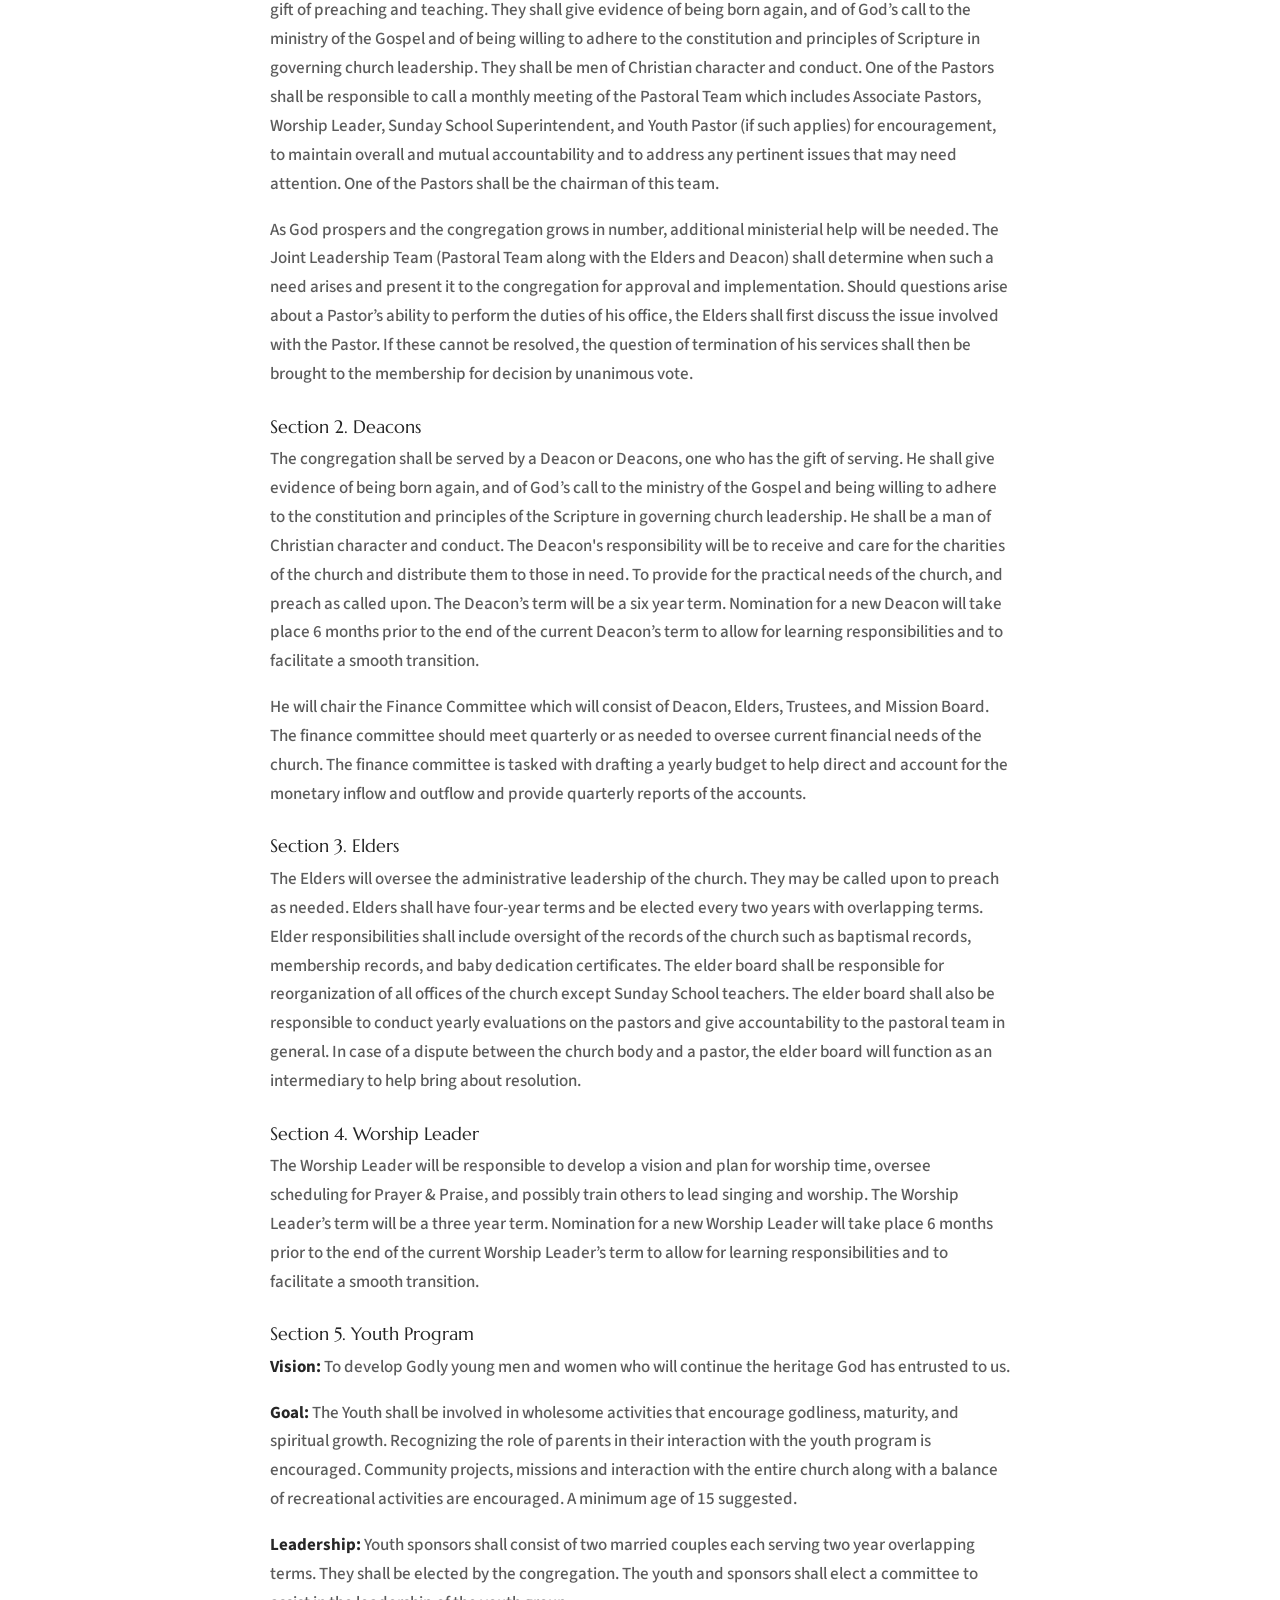
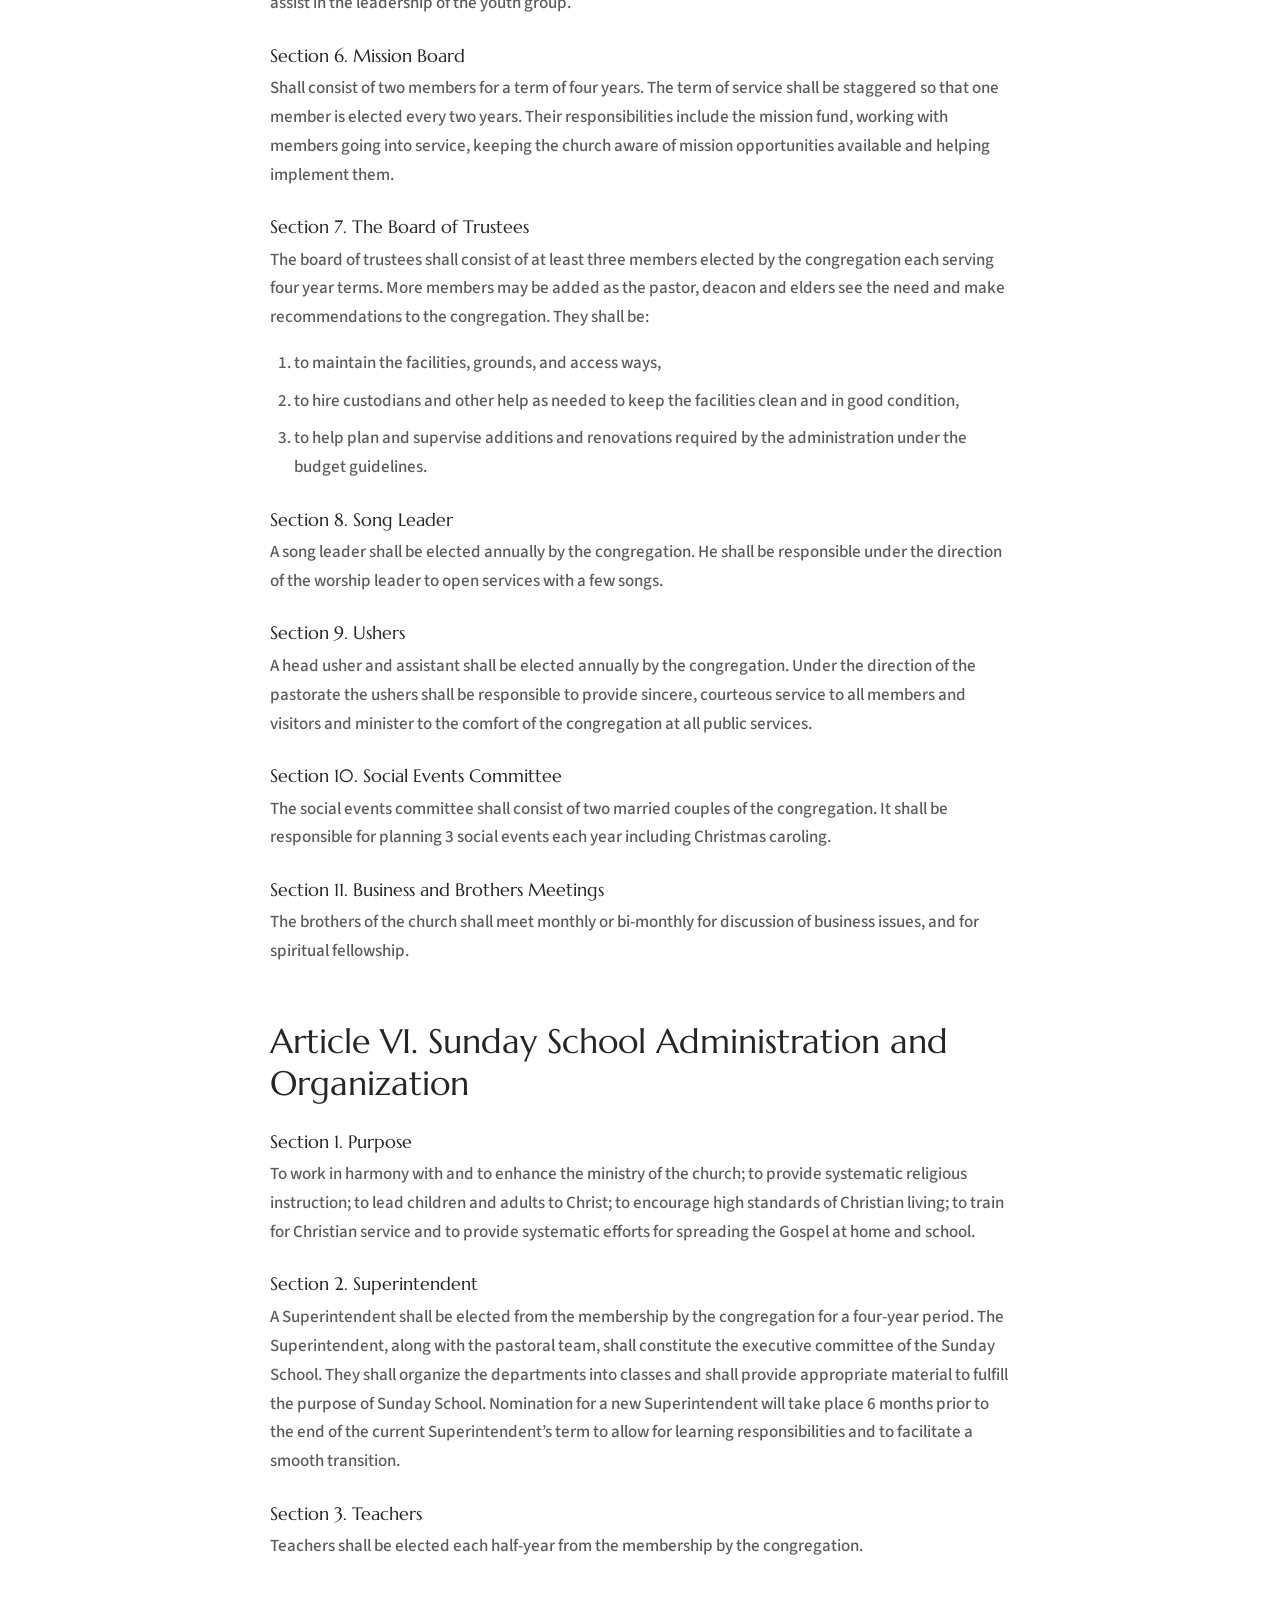
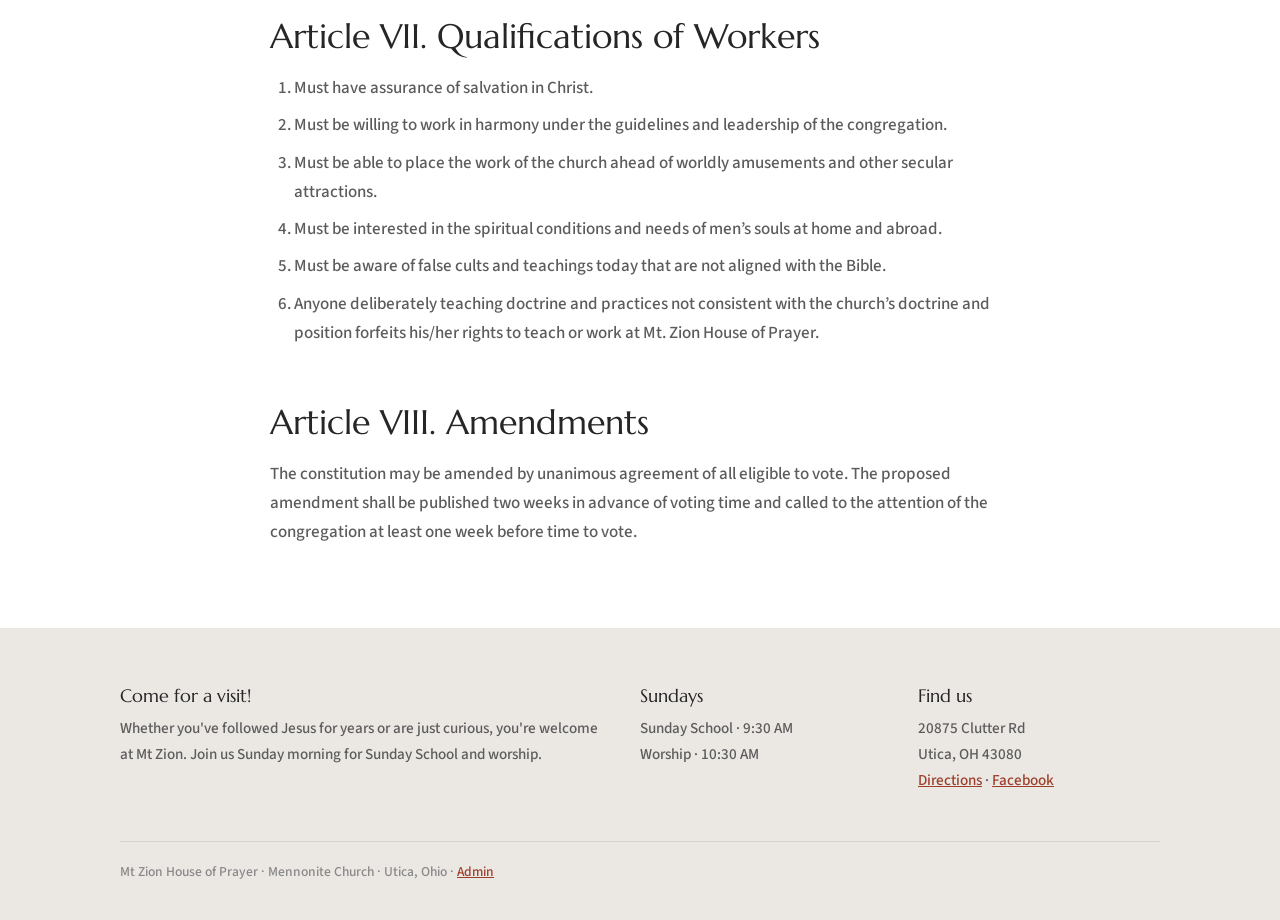
<file: constitution.html>
<!doctype html>
<html lang="en">
<head>
<meta charset="utf-8">
<meta name="viewport" content="width=device-width, initial-scale=1">
<title>Constitution · Mt Zion House of Prayer</title>
<meta name="description" content="The constitution of Mt Zion House of Prayer, a Mennonite church in Utica, Ohio: purpose, membership, and church organization.">
<link rel="icon" href="images/favicon.png">
<link rel="preconnect" href="https://fonts.googleapis.com">
<link rel="preconnect" href="https://fonts.gstatic.com" crossorigin>
<link href="https://fonts.googleapis.com/css2?family=Marcellus&family=Source+Sans+3:wght@400;500;600;700&display=swap" rel="stylesheet">
<link rel="stylesheet" href="css/style.css">
</head>
<body>

<!-- HEADER (same on every page) -->
<header class="site-header">
  <div class="wrap">
    <a class="logo" href="index.html"><img src="images/logo.png" alt="Mt Zion House of Prayer, Mennonite Church" width="1500" height="682"></a>
    <button class="menu-btn" aria-label="Menu" aria-expanded="false"><span></span><span></span><span></span></button>
    <nav class="site-nav">
      <a href="visit.html">Visit</a>
      <div class="nav-group">
        <a href="beliefs.html" class="nav-parent" aria-current="page" aria-haspopup="true">Beliefs</a>
        <div class="nav-sub">
          <a href="beliefs.html">Statement of Faith</a>
          <a href="constitution.html" aria-current="page">Constitution</a>
        </div>
      </div>
      <a href="sermons.html">Sermons</a>
      <a href="bulletins.html">Bulletins</a>
    </nav>
  </div>
</header>

<main>
  <section class="hero small">
    <div class="wrap"><h1>Constitution</h1><p>Constitution of Mt. Zion House of Prayer · revised 2023</p></div>
  </section>
  <section>
    <div class="wrap doc">
      <nav class="toc" aria-label="Contents"><h2>Contents</h2><ol><li><a href="#preamble">Preamble</a></li><li><a href="#article-1">Article I. Name</a></li><li><a href="#article-2">Article II. Purpose</a></li><li><a href="#article-3">Article III. Membership</a></li><li><a href="#article-4">Article IV. Discipline</a></li><li><a href="#article-5">Article V. Church Organization</a></li><li><a href="#article-6">Article VI. Sunday School Administration and Organization</a></li><li><a href="#article-7">Article VII. Qualifications of Workers</a></li><li><a href="#article-8">Article VIII. Amendments</a></li></ol>
        <p class="meta">Our beliefs are in the <a href="beliefs.html">Statement of Faith</a>.</p></nav>

      <section class="article" id="preamble"><h2>Preamble</h2><p>Since the Lord admonishes all believers and congregations to do all things decently and in order (I Cor. 14:40), this congregation adopts the following constitution as a guideline for conducting its corporate life and conduct.</p></section>
      <section class="article" id="article-1"><h2>Article I. Name</h2><p>The name of this congregation shall be: <strong>Mt. Zion House of Prayer</strong></p></section>
      <section class="article" id="article-2"><h2>Article II. Purpose</h2><p>Acknowledging Jesus Christ as our Lord and Savior and the Holy Bible as our sole rule of faith and conduct. The purpose of this congregation is:</p><ol><li>to extend the kingdom of God everywhere by proclamation of His Word,</li><li>to strengthen the individual Christian through loving care, spiritual fellowship, and public worship,</li><li>to observe the religious ordinances,</li><li>to teach and preach God’s Word for instruction and edification to the end that souls be saved and God glorified, and</li><li>to reach out to the needs of the people in the communities around us.</li></ol></section>
      <section class="article" id="article-3"><h2>Article III. Membership</h2><h3>Section 1. Requirements for Membership</h3><p>Any person may become a member who has been baptized by water baptism in the church upon his/her confession of faith, can give clear evidence of having been born again, and has a good Christian character; he/she must express agreement with church doctrines. Persons from other congregations who have been baptized upon their confession of faith in Christ and who give clear evidence of having been born again, and who wish to unite with the congregation, shall present a letter of good standing if possible, or be admitted by the reaffirmation of their faith. All candidates for membership shall be examined by the pastoral team and, when approved, be recommended to the congregation for final approval.</p><h3>Section 2. Responsibilities of the Member</h3><p>The responsibilities of the member shall be: to give their active support to the church by their regular attendance at the worship services, uphold the church in prayer, give of their tithe and offerings for the ministry of the congregation, give of their time and talents, seek God’s will and follow it, give expression of love for their fellow men, and seek to witness for Christ and extend His kingdom (Rom 12:18).</p><h3>Section 3. Transfer of Membership</h3><p>Members in good standing who wish to transfer their membership to another congregation will be granted a letter of release by the pastoral team (subject to the approval of the congregation). The pastoral team will seek recommendation from the previous congregation of incoming members.</p><h3>Section 4. Membership Shall Include</h3><p>Those persons who agree with the doctrine and constitution and are not members in any other congregation. Only members in good standing shall be entitled to vote in church matters upon reaching the age of sixteen.</p></section>
      <section class="article" id="article-4"><h2>Article IV. Discipline</h2><p>Should a person by reasons of unchristian conduct bring reproach to the name of Christ and the church, faithful and loving efforts should be made by the Pastor or members designed to bring such a person to repentance. If that fails, the congregation may, after due notice and appropriate hearing, terminate such membership by the unanimous vote of quorum.</p><p>The reason for discipline shall be:</p><ol><li>Deviation from the church’s doctrinal position, and heresy (I Tim. 1:19-20, Titus 3:10-11),</li><li>Immoral conduct (I Cor. 5:9-13, II Cor. 6:14-17),</li><li>Serious personal unresolved differences with other members of the congregation (Eph. 4:1-3, I Cor. 12:25).</li></ol><p>Any person whose membership has been terminated may again be restored after assurance of proved repentance and restitution has been given the congregation.</p></section>
      <section class="article" id="article-5"><h2>Article V. Church Organization</h2><p>The church leadership team is comprised of Pastors, Deacon, Elders, Sunday School Superintendent, and Worship Leader.</p><h3>Section 1. Pastors</h3><p>The congregation shall be served by a Senior Pastor and one or more Associate Pastors, who have the gift of preaching and teaching. They shall give evidence of being born again, and of God’s call to the ministry of the Gospel and of being willing to adhere to the constitution and principles of Scripture in governing church leadership. They shall be men of Christian character and conduct. One of the Pastors shall be responsible to call a monthly meeting of the Pastoral Team which includes Associate Pastors, Worship Leader, Sunday School Superintendent, and Youth Pastor (if such applies) for encouragement, to maintain overall and mutual accountability and to address any pertinent issues that may need attention. One of the Pastors shall be the chairman of this team.</p><p>As God prospers and the congregation grows in number, additional ministerial help will be needed. The Joint Leadership Team (Pastoral Team along with the Elders and Deacon) shall determine when such a need arises and present it to the congregation for approval and implementation. Should questions arise about a Pastor’s ability to perform the duties of his office, the Elders shall first discuss the issue involved with the Pastor. If these cannot be resolved, the question of termination of his services shall then be brought to the membership for decision by unanimous vote.</p><h3>Section 2. Deacons</h3><p>The congregation shall be served by a Deacon or Deacons, one who has the gift of serving. He shall give evidence of being born again, and of God’s call to the ministry of the Gospel and being willing to adhere to the constitution and principles of the Scripture in governing church leadership. He shall be a man of Christian character and conduct. The Deacon&#x27;s responsibility will be to receive and care for the charities of the church and distribute them to those in need. To provide for the practical needs of the church, and preach as called upon. The Deacon’s term will be a six year term. Nomination for a new Deacon will take place 6 months prior to the end of the current Deacon’s term to allow for learning responsibilities and to facilitate a smooth transition.</p><p>He will chair the Finance Committee which will consist of Deacon, Elders, Trustees, and Mission Board. The finance committee should meet quarterly or as needed to oversee current financial needs of the church. The finance committee is tasked with drafting a yearly budget to help direct and account for the monetary inflow and outflow and provide quarterly reports of the accounts.</p><h3>Section 3. Elders</h3><p>The Elders will oversee the administrative leadership of the church. They may be called upon to preach as needed. Elders shall have four-year terms and be elected every two years with overlapping terms. Elder responsibilities shall include oversight of the records of the church such as baptismal records, membership records, and baby dedication certificates. The elder board shall be responsible for reorganization of all offices of the church except Sunday School teachers. The elder board shall also be responsible to conduct yearly evaluations on the pastors and give accountability to the pastoral team in general. In case of a dispute between the church body and a pastor, the elder board will function as an intermediary to help bring about resolution.</p><h3>Section 4. Worship Leader</h3><p>The Worship Leader will be responsible to develop a vision and plan for worship time, oversee scheduling for Prayer &amp; Praise, and possibly train others to lead singing and worship. The Worship Leader’s term will be a three year term. Nomination for a new Worship Leader will take place 6 months prior to the end of the current Worship Leader’s term to allow for learning responsibilities and to facilitate a smooth transition.</p><h3>Section 5. Youth Program</h3><p><strong>Vision:</strong> To develop Godly young men and women who will continue the heritage God has entrusted to us.</p><p><strong>Goal:</strong> The Youth shall be involved in wholesome activities that encourage godliness, maturity, and spiritual growth. Recognizing the role of parents in their interaction with the youth program is encouraged. Community projects, missions and interaction with the entire church along with a balance of recreational activities are encouraged. A minimum age of 15 suggested.</p><p><strong>Leadership:</strong> Youth sponsors shall consist of two married couples each serving two year overlapping terms. They shall be elected by the congregation. The youth and sponsors shall elect a committee to assist in the leadership of the youth group.</p><h3>Section 6. Mission Board</h3><p>Shall consist of two members for a term of four years. The term of service shall be staggered so that one member is elected every two years. Their responsibilities include the mission fund, working with members going into service, keeping the church aware of mission opportunities available and helping implement them.</p><h3>Section 7. The Board of Trustees</h3><p>The board of trustees shall consist of at least three members elected by the congregation each serving four year terms. More members may be added as the pastor, deacon and elders see the need and make recommendations to the congregation. They shall be:</p><ol><li>to maintain the facilities, grounds, and access ways,</li><li>to hire custodians and other help as needed to keep the facilities clean and in good condition,</li><li>to help plan and supervise additions and renovations required by the administration under the budget guidelines.</li></ol><h3>Section 8. Song Leader</h3><p>A song leader shall be elected annually by the congregation. He shall be responsible under the direction of the worship leader to open services with a few songs.</p><h3>Section 9. Ushers</h3><p>A head usher and assistant shall be elected annually by the congregation. Under the direction of the pastorate the ushers shall be responsible to provide sincere, courteous service to all members and visitors and minister to the comfort of the congregation at all public services.</p><h3>Section 10. Social Events Committee</h3><p>The social events committee shall consist of two married couples of the congregation. It shall be responsible for planning 3 social events each year including Christmas caroling.</p><h3>Section 11. Business and Brothers Meetings</h3><p>The brothers of the church shall meet monthly or bi-monthly for discussion of business issues, and for spiritual fellowship.</p></section>
      <section class="article" id="article-6"><h2>Article VI. Sunday School Administration and Organization</h2><h3>Section 1. Purpose</h3><p>To work in harmony with and to enhance the ministry of the church; to provide systematic religious instruction; to lead children and adults to Christ; to encourage high standards of Christian living; to train for Christian service and to provide systematic efforts for spreading the Gospel at home and school.</p><h3>Section 2. Superintendent</h3><p>A Superintendent shall be elected from the membership by the congregation for a four-year period. The Superintendent, along with the pastoral team, shall constitute the executive committee of the Sunday School. They shall organize the departments into classes and shall provide appropriate material to fulfill the purpose of Sunday School. Nomination for a new Superintendent will take place 6 months prior to the end of the current Superintendent’s term to allow for learning responsibilities and to facilitate a smooth transition.</p><h3>Section 3. Teachers</h3><p>Teachers shall be elected each half-year from the membership by the congregation.</p></section>
      <section class="article" id="article-7"><h2>Article VII. Qualifications of Workers</h2><ol><li>Must have assurance of salvation in Christ.</li><li>Must be willing to work in harmony under the guidelines and leadership of the congregation.</li><li>Must be able to place the work of the church ahead of worldly amusements and other secular attractions.</li><li>Must be interested in the spiritual conditions and needs of men’s souls at home and abroad.</li><li>Must be aware of false cults and teachings today that are not aligned with the Bible.</li><li>Anyone deliberately teaching doctrine and practices not consistent with the church’s doctrine and position forfeits his/her rights to teach or work at Mt. Zion House of Prayer.</li></ol></section>
      <section class="article" id="article-8"><h2>Article VIII. Amendments</h2><p>The constitution may be amended by unanimous agreement of all eligible to vote. The proposed amendment shall be published two weeks in advance of voting time and called to the attention of the congregation at least one week before time to vote.</p></section>
    </div>
  </section>
</main>

<!-- FOOTER (same on every page) -->
<footer class="site-footer">
  <div class="wrap">
    <div class="cols">
      <div>
        <h4>Come for a visit!</h4>
        <p>Whether you've followed Jesus for years or are just curious, you're welcome at Mt Zion. Join us Sunday morning for Sunday School and worship.</p>
      </div>
      <div>
        <h4>Sundays</h4>
        <p>Sunday School · 9:30 AM<br>Worship · 10:30 AM</p>
      </div>
      <div>
        <h4>Find us</h4>
        <p>20875 Clutter Rd<br>Utica, OH 43080<br><a href="https://www.google.com/maps/dir/?api=1&destination=20875+Clutter+Rd+Utica+OH+43080">Directions</a> · <a href="https://www.facebook.com/MtZionHOP/">Facebook</a><span class="footer-podcast"></span></p>
      </div>
    </div>
    <p class="fine">Mt Zion House of Prayer · Mennonite Church · Utica, Ohio · <a href="admin/" rel="nofollow">Admin</a></p>
  </div>
</footer>

<script src="js/site.js"></script>
</body>
</html>
</file>
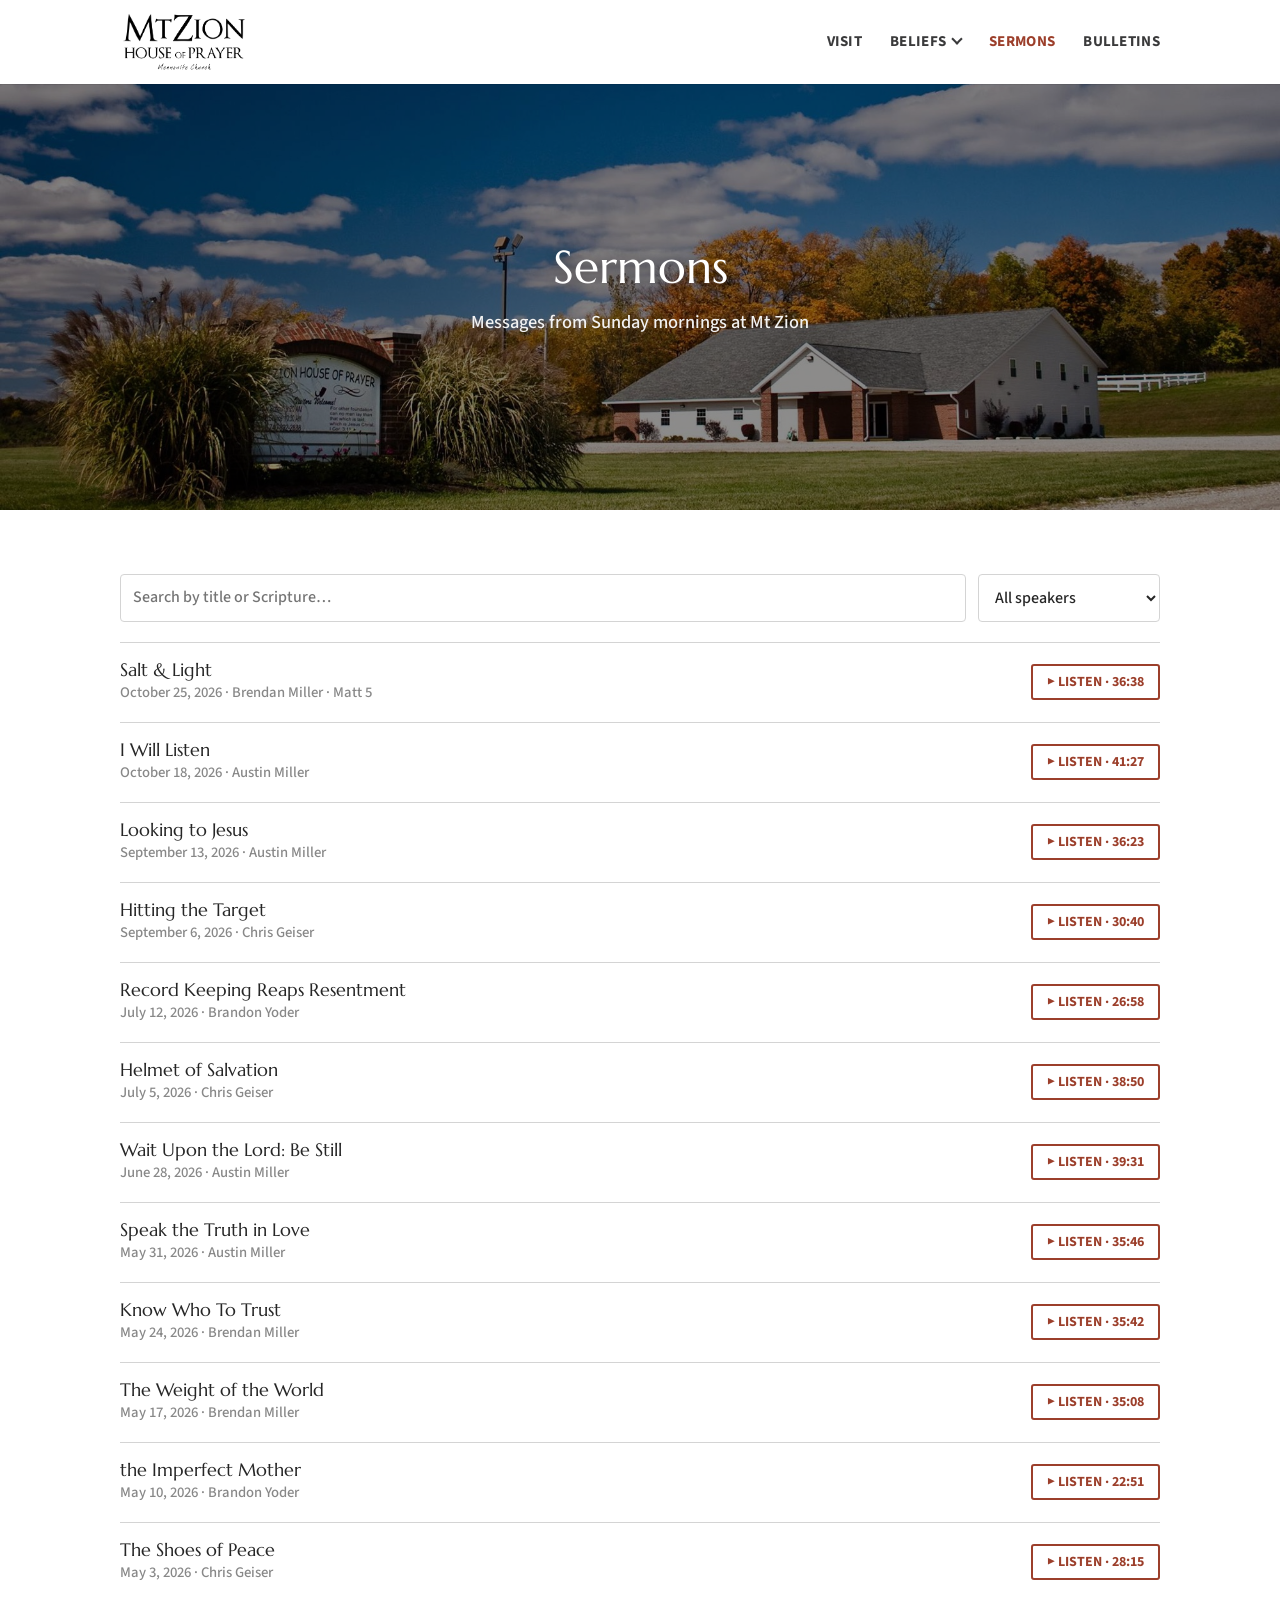
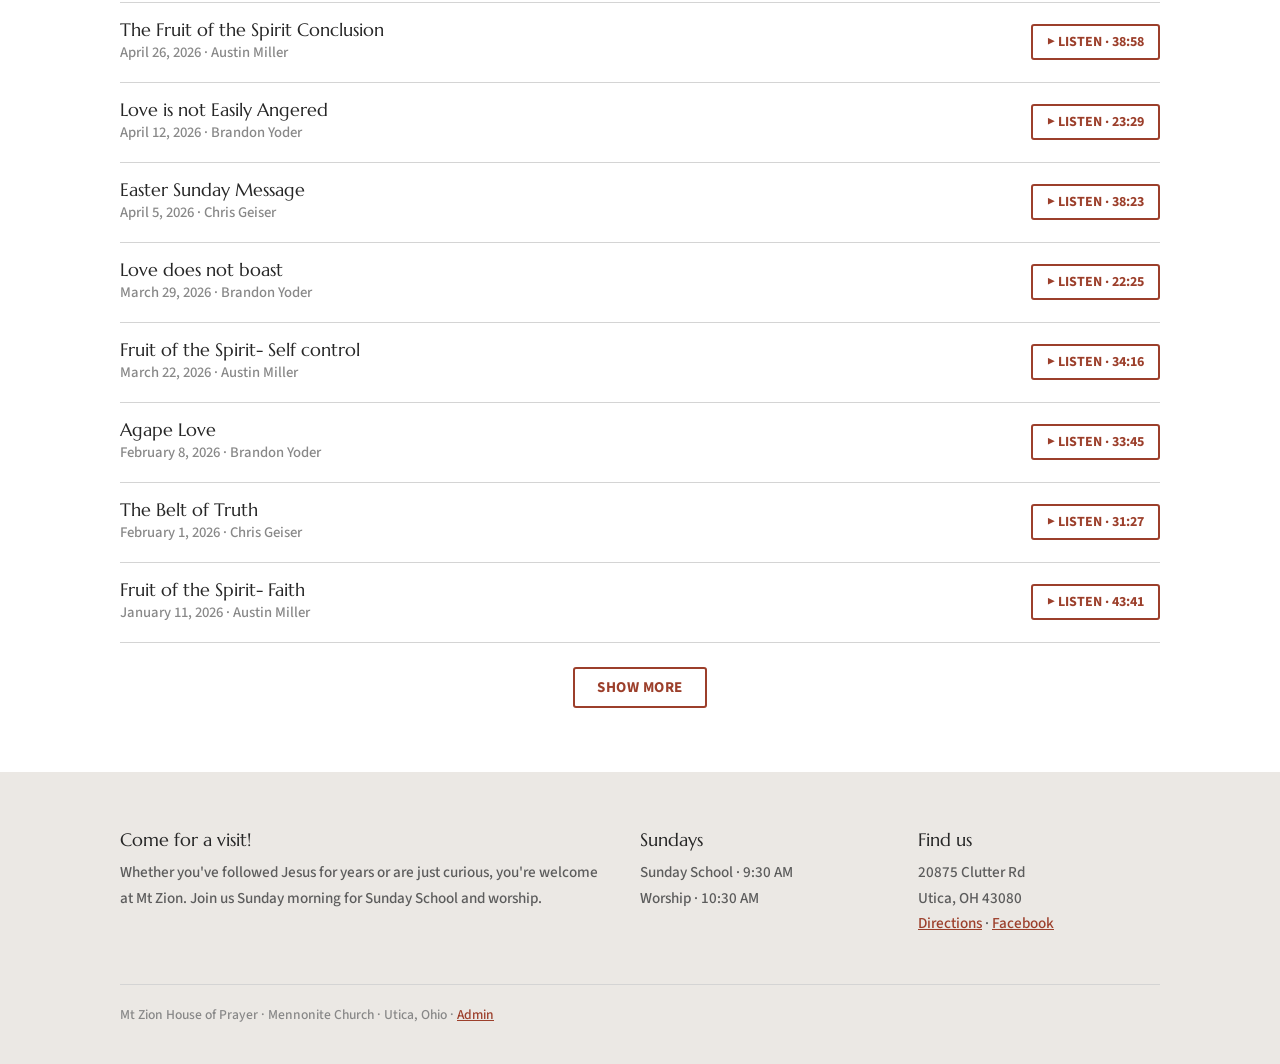
<file: sermons.html>
<!doctype html>
<html lang="en">
<head>
<meta charset="utf-8">
<meta name="viewport" content="width=device-width, initial-scale=1">
<title>Sermons · Mt Zion House of Prayer</title>
<meta name="description" content="Mt Zion House of Prayer is a Mennonite church in Utica, Ohio. Sunday School 9:30 AM, Worship 10:30 AM. All are welcome.">
<link rel="icon" href="images/favicon.png">
<link rel="preconnect" href="https://fonts.googleapis.com">
<link rel="preconnect" href="https://fonts.gstatic.com" crossorigin>
<link href="https://fonts.googleapis.com/css2?family=Marcellus&family=Source+Sans+3:wght@400;500;600;700&display=swap" rel="stylesheet">
<link rel="stylesheet" href="css/style.css">
</head>
<body>

<!-- HEADER (same on every page) -->
<header class="site-header">
  <div class="wrap">
    <a class="logo" href="index.html"><img src="images/logo.png" alt="Mt Zion House of Prayer, Mennonite Church" width="1500" height="682"></a>
    <button class="menu-btn" aria-label="Menu" aria-expanded="false"><span></span><span></span><span></span></button>
    <nav class="site-nav">
      <a href="visit.html">Visit</a>
      <div class="nav-group">
        <a href="beliefs.html" class="nav-parent" aria-haspopup="true">Beliefs</a>
        <div class="nav-sub">
          <a href="beliefs.html">Statement of Faith</a>
          <a href="constitution.html">Constitution</a>
        </div>
      </div>
      <a href="sermons.html" aria-current="page">Sermons</a>
      <a href="bulletins.html">Bulletins</a>
    </nav>
  </div>
</header>

<main>
  <section class="hero small">
    <div class="wrap"><h1>Sermons</h1><p>Messages from Sunday mornings at Mt Zion</p><div class="listen-links hero-links" hidden></div></div>
  </section>
  <section>
    <div class="wrap">
      <div class="filters">
        <input id="sermon-search" type="search" placeholder="Search by title or Scripture…" aria-label="Search sermons">
        <select id="sermon-speaker" aria-label="Filter by speaker"><option value="">All speakers</option></select>
      </div>
      <ul class="list" id="sermon-list"><li class="empty">Loading sermons…</li></ul>
      <div class="more" id="sermon-more" hidden><button class="btn outline">Show more</button></div>
    </div>
  </section>
</main>

<!-- FOOTER (same on every page) -->
<footer class="site-footer">
  <div class="wrap">
    <div class="cols">
      <div>
        <h4>Come for a visit!</h4>
        <p>Whether you've followed Jesus for years or are just curious, you're welcome at Mt Zion. Join us Sunday morning for Sunday School and worship.</p>
      </div>
      <div>
        <h4>Sundays</h4>
        <p>Sunday School · 9:30 AM<br>Worship · 10:30 AM</p>
      </div>
      <div>
        <h4>Find us</h4>
        <p>20875 Clutter Rd<br>Utica, OH 43080<br><a href="https://www.google.com/maps/dir/?api=1&destination=20875+Clutter+Rd+Utica+OH+43080">Directions</a> · <a href="https://www.facebook.com/MtZionHOP/">Facebook</a><span class="footer-podcast"></span></p>
      </div>
    </div>
    <p class="fine">Mt Zion House of Prayer · Mennonite Church · Utica, Ohio · <a href="admin/" rel="nofollow">Admin</a></p>
  </div>
</footer>

<script src="js/site.js"></script>
</body>
</html>
</file>
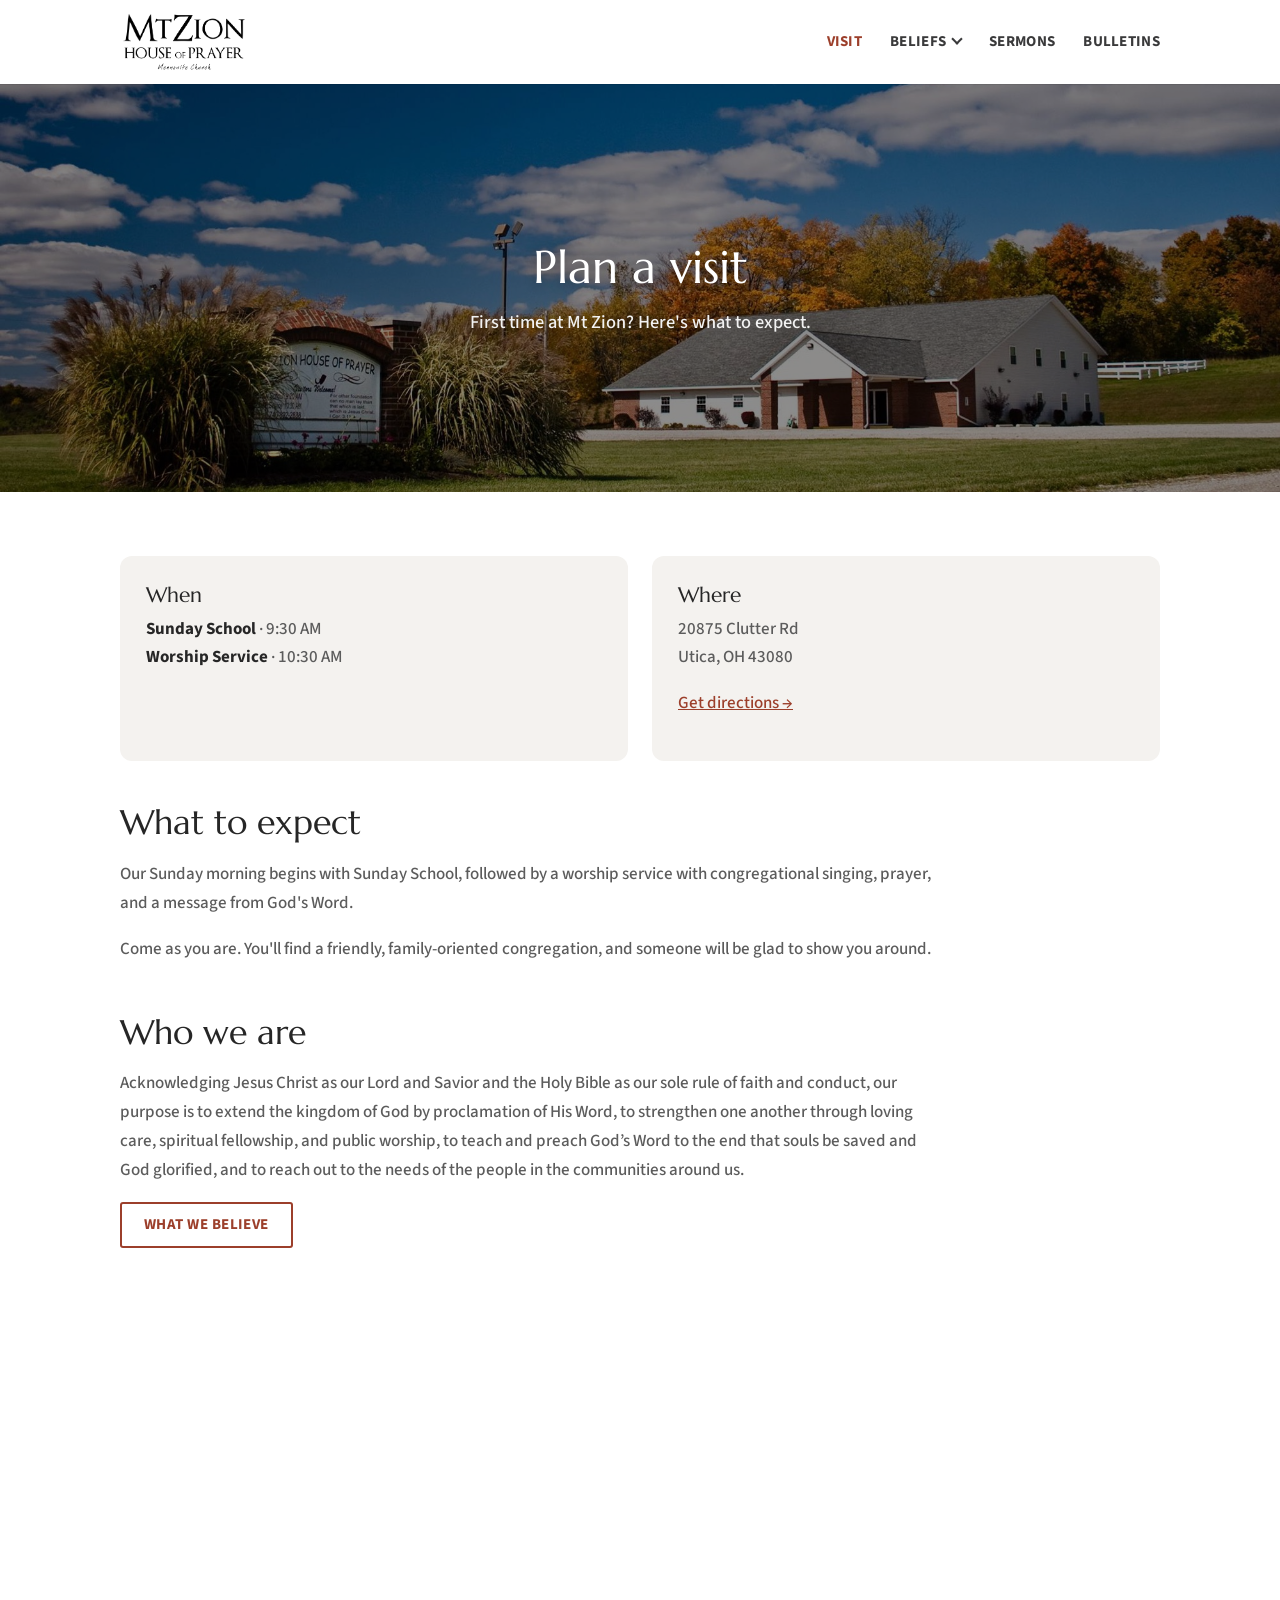
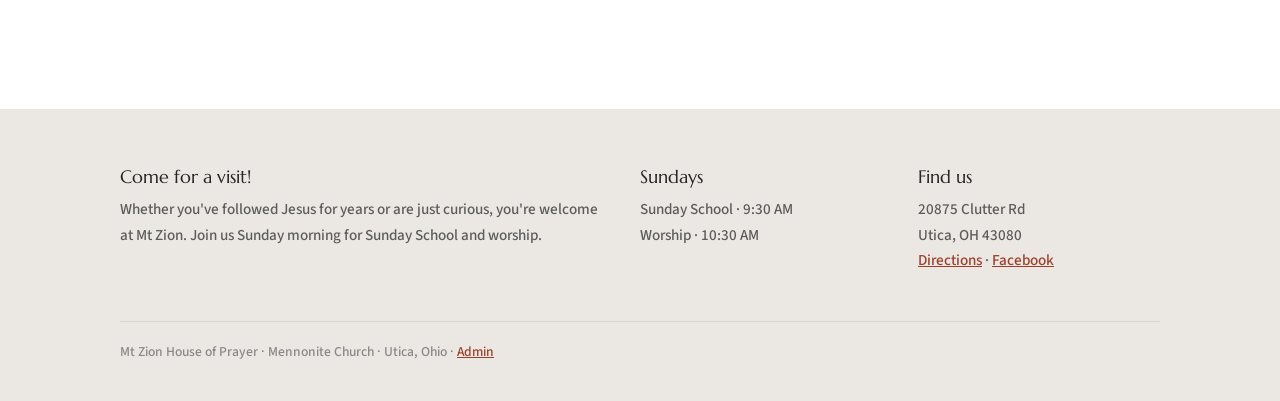
<file: visit.html>
<!doctype html>
<html lang="en">
<head>
<meta charset="utf-8">
<meta name="viewport" content="width=device-width, initial-scale=1">
<title>Visit · Mt Zion House of Prayer</title>
<meta name="description" content="Mt Zion House of Prayer is a Mennonite church in Utica, Ohio. Sunday School 9:30 AM, Worship 10:30 AM. All are welcome.">
<link rel="icon" href="images/favicon.png">
<link rel="preconnect" href="https://fonts.googleapis.com">
<link rel="preconnect" href="https://fonts.gstatic.com" crossorigin>
<link href="https://fonts.googleapis.com/css2?family=Marcellus&family=Source+Sans+3:wght@400;500;600;700&display=swap" rel="stylesheet">
<link rel="stylesheet" href="css/style.css">
</head>
<body>

<!-- HEADER (same on every page) -->
<header class="site-header">
  <div class="wrap">
    <a class="logo" href="index.html"><img src="images/logo.png" alt="Mt Zion House of Prayer, Mennonite Church" width="1500" height="682"></a>
    <button class="menu-btn" aria-label="Menu" aria-expanded="false"><span></span><span></span><span></span></button>
    <nav class="site-nav">
      <a href="visit.html" aria-current="page">Visit</a>
      <div class="nav-group">
        <a href="beliefs.html" class="nav-parent" aria-haspopup="true">Beliefs</a>
        <div class="nav-sub">
          <a href="beliefs.html">Statement of Faith</a>
          <a href="constitution.html">Constitution</a>
        </div>
      </div>
      <a href="sermons.html">Sermons</a>
      <a href="bulletins.html">Bulletins</a>
    </nav>
  </div>
</header>

<main>
  <section class="hero small">
    <div class="wrap"><h1>Plan a visit</h1><p>First time at Mt Zion? Here's what to expect.</p></div>
  </section>

  <section>
    <div class="wrap">
      <div class="cards">
        <div class="card"><h3>When</h3><p><strong>Sunday School</strong> · 9:30 AM<br><strong>Worship Service</strong> · 10:30 AM</p></div>
        <div class="card"><h3>Where</h3><p>20875 Clutter Rd<br>Utica, OH 43080</p><p><a href="https://www.google.com/maps/dir/?api=1&destination=20875+Clutter+Rd+Utica+OH+43080">Get directions →</a></p></div>
      </div>
      <div class="content">
        <!-- TODO: replace with the church's own words (what a service is like, kids, dress, etc.) -->
        <h2>What to expect</h2>
        <p>Our Sunday morning begins with Sunday School, followed by a worship service with congregational singing, prayer, and a message from God's Word.</p>
        <p>Come as you are. You'll find a friendly, family-oriented congregation, and someone will be glad to show you around.</p>

        <h2 style="margin-top:1.4em">Who we are</h2>
        <p>Acknowledging Jesus Christ as our Lord and Savior and the Holy Bible as our sole rule of faith and conduct, our purpose is to extend the kingdom of God by proclamation of His Word, to strengthen one another through loving care, spiritual fellowship, and public worship, to teach and preach God’s Word to the end that souls be saved and God glorified, and to reach out to the needs of the people in the communities around us.</p>
        <p><a class="btn outline" href="beliefs.html">What we believe</a></p>
      </div>
    </div>
  </section>

  <iframe class="map" style="height:380px;width:100%" title="Map to Mt Zion House of Prayer" loading="lazy" src="https://maps.google.com/maps?q=20875%20Clutter%20Rd%2C%20Utica%2C%20OH%2043080&z=13&output=embed"></iframe>
</main>

<!-- FOOTER (same on every page) -->
<footer class="site-footer">
  <div class="wrap">
    <div class="cols">
      <div>
        <h4>Come for a visit!</h4>
        <p>Whether you've followed Jesus for years or are just curious, you're welcome at Mt Zion. Join us Sunday morning for Sunday School and worship.</p>
      </div>
      <div>
        <h4>Sundays</h4>
        <p>Sunday School · 9:30 AM<br>Worship · 10:30 AM</p>
      </div>
      <div>
        <h4>Find us</h4>
        <p>20875 Clutter Rd<br>Utica, OH 43080<br><a href="https://www.google.com/maps/dir/?api=1&destination=20875+Clutter+Rd+Utica+OH+43080">Directions</a> · <a href="https://www.facebook.com/MtZionHOP/">Facebook</a><span class="footer-podcast"></span></p>
      </div>
    </div>
    <p class="fine">Mt Zion House of Prayer · Mennonite Church · Utica, Ohio · <a href="admin/" rel="nofollow">Admin</a></p>
  </div>
</footer>

<script src="js/site.js"></script>
</body>
</html>
</file>
<file: css/style.css>
/* Mt Zion House of Prayer — site styles
   Page format is inspired by our mother church, Gospel Haven (photo hero, big tiles,
   photo + text rows, gray footer). The look is our own: brick red from our building,
   serif headings that match the MtZion logo.
   Colors live here at the top. Change a color once and it updates everywhere. */
:root {
  --red: #9c3f2b;          /* buttons and accents: brick red, from the church building */
  --red-dark: #7a2f1f;
  --text: #5c5c5c;            /* body text */
  --heading: #262626;
  --nav: #3a3a3b;
  --gray: #ebe8e4;         /* gray bands, footer (a touch warm) */
  --gray-light: #f4f2ef;
  --line: #d4d4d4;
  --white: #fff;
  --wrap: 1080px;
  --font: "Source Sans 3", Arial, sans-serif;
  --display: "Marcellus", Georgia, serif;   /* headings: echoes the logo lettering */
}

* { box-sizing: border-box; }
html { -webkit-text-size-adjust: 100%; }
body { margin: 0; background: var(--white); color: var(--text); font: 500 17px/1.7 var(--font); }
img { max-width: 100%; height: auto; display: block; }
a { color: var(--red); }
a:hover { color: var(--red-dark); }
h1, h2, h3, h4 { color: var(--heading); font-family: var(--display); font-weight: 400; line-height: 1.25; margin: 0 0 .5em; }
h1 { font-size: clamp(2rem, 4.5vw, 2.9rem); }
h2 { font-size: clamp(1.6rem, 3vw, 2.1rem); }
h3 { font-size: 1.3rem; }
p { margin: 0 0 1em; }
strong { color: var(--heading); }

.wrap { max-width: var(--wrap); margin: 0 auto; padding: 0 20px; }

/* Header */
.site-header { background: var(--white); box-shadow: 0 1px 0 rgba(0,0,0,.08); position: sticky; top: 0; z-index: 10; }
.site-header .wrap { display: flex; align-items: center; justify-content: space-between; gap: 16px; min-height: 84px; }
.logo img { height: 58px; width: auto; }
.site-nav { display: flex; gap: 28px; }
.site-nav a { color: var(--nav); text-decoration: none; text-transform: uppercase; font-weight: 700; font-size: 15px; letter-spacing: .02em; }
.site-nav a:hover, .site-nav a[aria-current="page"] { color: var(--red); }
/* Beliefs dropdown */
.nav-group { position: relative; display: flex; align-items: center; }
.nav-parent::after { content: ""; display: inline-block; width: 6px; height: 6px; margin-left: 7px; border-right: 2px solid currentColor; border-bottom: 2px solid currentColor; transform: translateY(-3px) rotate(45deg); }
.nav-sub { display: none; position: absolute; top: 100%; left: -16px; padding-top: 14px; z-index: 20; }
.nav-sub::before { content: ""; position: absolute; inset: 14px 0 0; background: var(--white); border-radius: 8px; box-shadow: 0 10px 28px rgba(0,0,0,.12); z-index: -1; }
.nav-sub a { display: block; white-space: nowrap; padding: 11px 18px; text-transform: none; font-size: 15px; letter-spacing: 0; }
.nav-sub a:first-child { padding-top: 14px; } .nav-sub a:last-child { padding-bottom: 14px; }
.nav-group:hover .nav-sub, .nav-group:focus-within .nav-sub { display: block; }
.menu-btn { display: none; background: none; border: 0; padding: 8px; cursor: pointer; }
.menu-btn span { display: block; width: 30px; height: 3px; background: var(--nav); margin: 6px 0; border-radius: 2px; }

/* Photo hero */
.hero { position: relative; background: #555 url("../images/church.jpg") center 70% / cover no-repeat; color: var(--white); text-align: center; }
.hero::before { content: ""; position: absolute; inset: 0; background: rgba(0,0,0,.45); }
.hero .wrap { position: relative; padding-top: 170px; padding-bottom: 170px; }
.hero h1 { color: var(--white); margin: 0; text-shadow: 0 2px 12px rgba(0,0,0,.3); }
.hero p { color: #f2f2f2; font-size: 1.15rem; margin: .6em 0 0; }
.hero.small .wrap { padding-top: 90px; padding-bottom: 90px; }

/* Buttons */
.btn { display: inline-block; background: var(--red); color: var(--white); text-decoration: none; text-transform: uppercase; font-weight: 700; font-size: 15px; letter-spacing: .03em; padding: 10px 24px; border-radius: 3px; border: 0; cursor: pointer; font-family: var(--font); }
.btn:hover { background: var(--red-dark); color: var(--white); }
.btn.outline { background: transparent; color: var(--red); box-shadow: inset 0 0 0 2px var(--red); }
.btn.outline:hover { background: var(--red); color: var(--white); }

/* Sections */
section { padding: 64px 0; }
.intro { text-align: center; max-width: 760px; margin: 0 auto; }
.intro p { font-size: 1.1rem; }
.gray { background: var(--gray); }

/* Big rounded tiles (Listen / Bulletin / Visit) */
.tiles { display: grid; grid-template-columns: repeat(3, 1fr); gap: 30px; }
.tile { display: flex; flex-direction: column; align-items: center; gap: 14px; background: var(--gray-light); border: 1px solid var(--line); border-top: 4px solid var(--red); border-radius: 14px; padding: 44px 20px; text-decoration: none; color: var(--heading); font-family: var(--display); font-size: 1.5rem; transition: transform .15s, box-shadow .15s; }
.tile:hover { transform: translateY(-3px); box-shadow: 0 10px 24px rgba(0,0,0,.08); color: var(--red); }
.tile svg { width: 56px; height: 56px; color: var(--red); }

/* Photo + text rows */
.row { display: grid; grid-template-columns: 1fr 1fr; gap: 48px; align-items: center; }
.row img, .row .map { width: 100%; aspect-ratio: 3 / 2; object-fit: cover; }
.map { border: 0; display: block; }

/* Inner page content */
.content { max-width: 820px; }
.cards { display: grid; grid-template-columns: repeat(auto-fit, minmax(280px, 1fr)); gap: 24px; margin-bottom: 40px; }
.card { background: var(--gray-light); border-radius: 12px; padding: 26px; }
.card h3 { margin-bottom: .3em; }
.meta { color: #888; font-size: .92rem; }

/* Sermon + bulletin lists */
.filters { display: flex; gap: 12px; flex-wrap: wrap; margin-bottom: 20px; }
.filters input, .filters select { font: inherit; font-size: 1rem; padding: 9px 12px; border: 1px solid var(--line); border-radius: 4px; background: var(--white); color: var(--heading); }
.filters input { flex: 1 1 240px; }
.list { list-style: none; margin: 0; padding: 0; border-top: 1px solid var(--line); }
.list li { padding: 16px 0; border-bottom: 1px solid var(--line); }
.sermon { display: grid; grid-template-columns: 1fr auto; gap: 4px 20px; align-items: center; }
.sermon h3 { font-size: 1.1rem; margin: 0; }
.sermon audio { grid-column: 1 / -1; width: 100%; height: 40px; margin-top: 8px; }
.play { font: 700 14px var(--font); text-transform: uppercase; background: transparent; color: var(--red); border: 2px solid var(--red); border-radius: 3px; padding: 6px 14px; cursor: pointer; white-space: nowrap; }
.play:hover { background: var(--red); color: var(--white); }
.more { text-align: center; margin-top: 24px; }
.empty { color: #888; font-style: italic; padding: 20px 0; }

.year { margin-top: 36px; }
.year:first-child { margin-top: 0; }
.bulletins { display: grid; grid-template-columns: repeat(auto-fill, minmax(170px, 1fr)); gap: 10px; }
.bulletins a { display: block; background: var(--gray-light); border-radius: 4px; padding: 10px 14px; text-decoration: none; color: var(--heading); font-weight: 600; }
.bulletins a:hover { background: var(--red); color: var(--white); }

/* "Listen on" podcast links (shown once data/podcast.json has the addresses) */
.listen-links { display: flex; flex-wrap: wrap; align-items: center; gap: 10px; margin-top: 14px; }
.listen-links .label { font-weight: 600; color: var(--heading); margin-right: 2px; }
.listen-links a { display: inline-flex; align-items: center; gap: 7px; padding: 7px 14px; border-radius: 999px; background: var(--white); border: 1px solid var(--line); color: var(--heading); text-decoration: none; font-weight: 600; font-size: .95rem; }
.listen-links a:hover { border-color: var(--red); color: var(--red); }
.listen-links svg { width: 18px; height: 18px; flex: none; }
.hero-links { justify-content: center; margin-top: 18px; }
.hero-links .label { color: #fff; }
.hero-links a { background: rgba(255,255,255,.95); }

/* Long documents: Statement of Faith, Constitution */
.doc { max-width: 780px; }
.doc .lead { font-size: 1.1rem; color: var(--heading); }
.doc h2 { margin-top: 1.6em; }
.doc h3 { font-size: 1.15rem; margin: 1.4em 0 .4em; }
.doc ol, .doc ul { padding-left: 1.4em; }
.doc li { margin-bottom: .5em; }
.faith { list-style: none; counter-reset: faith; padding-left: 0 !important; }
.faith > li { counter-increment: faith; position: relative; padding: 14px 0 14px 52px; border-bottom: 1px solid var(--line); margin: 0; }
.faith > li::before { content: counter(faith); position: absolute; left: 0; top: 12px; width: 34px; height: 34px; border-radius: 50%; background: var(--gray-light); color: var(--red); font-family: var(--display); font-size: 1.15rem; display: grid; place-items: center; }
.faith p { margin: 0; }
.faith .refs { margin-top: 4px; font-size: .9rem; color: #888; font-style: italic; }
.toc { background: var(--gray-light); border-radius: 12px; padding: 22px 26px; margin-bottom: 12px; }
.toc h2 { margin: 0 0 .4em; font-size: 1.3rem; }
.toc ol { margin: 0 0 .6em; columns: 2; column-gap: 28px; }
.toc a { text-decoration: none; }
.article { padding: 0; scroll-margin-top: 100px; }
.doc-next { margin-top: 36px; padding: 24px 26px; background: var(--gray-light); border-radius: 12px; }
@media (max-width: 600px) { .toc ol { columns: 1; } }

/* Bulletin (order of service) */
.bulletin { background: var(--white); border: 1px solid var(--line); border-top: 4px solid var(--red); border-radius: 14px; padding: 28px 32px; max-width: 680px; }
.bulletin header { margin-bottom: 10px; }
.bulletin .eyebrow { text-transform: uppercase; letter-spacing: .08em; font-size: .8rem; font-weight: 700; color: var(--red); margin: 0; }
.bulletin h2 { margin: .1em 0 .3em; }
.bulletin h3 { font-size: 1.15rem; margin: 22px 0 6px; }
.bulletin h3 span { font-family: var(--font); font-size: .9rem; color: #888; margin-left: 6px; }
.bulletin dl { margin: 0; }
.bl-row { display: grid; grid-template-columns: 210px 1fr; gap: 12px; padding: 9px 0; border-bottom: 1px solid var(--gray-light); }
.bl-row dt { color: #888; font-weight: 600; font-size: .95rem; }
.bl-row dd { margin: 0; color: var(--heading); font-weight: 600; }
.bl-solo { grid-template-columns: 1fr; }
.bl-next { margin-top: 26px; padding: 18px 22px; background: var(--gray-light); border-radius: 10px; }
.bl-next h3 { margin-top: 0; }
.bl-next .bl-row { border-color: var(--line); }
.bl-sub { margin: 12px 0 0; font-size: .8rem; text-transform: uppercase; letter-spacing: .06em; font-weight: 700; color: #888; }
.bl-past-h { margin-top: 44px; font-size: 1.4rem; }
.bl-past { border-bottom: 1px solid var(--line); max-width: 680px; }
.bl-past summary { cursor: pointer; padding: 14px 0; font-weight: 600; color: var(--heading); }
.bl-past .bulletin { margin-bottom: 18px; }
@media (max-width: 600px) { .bulletin { padding: 22px 18px; } .bl-row { grid-template-columns: 1fr; gap: 2px; } }

/* Footer */
.site-footer { background: var(--gray); padding: 56px 0 24px; font-size: .95rem; }
.site-footer .cols { display: grid; grid-template-columns: 2fr 1fr 1fr; gap: 36px; }
.site-footer h4 { font-size: 1.15rem; margin-bottom: .5em; }
.site-footer .fine { border-top: 1px solid var(--line); margin-top: 32px; padding-top: 18px; font-size: .85rem; color: #888; }

@media (max-width: 800px) {
  body { font-size: 16px; }
  .site-header .wrap { min-height: 72px; }
  .logo img { height: 46px; }
  .menu-btn { display: block; }
  .site-nav { display: none; position: absolute; top: 100%; left: 0; right: 0; background: var(--white); flex-direction: column; gap: 0; box-shadow: 0 8px 16px rgba(0,0,0,.08); }
  .site-nav.open { display: flex; }
  .site-nav a { padding: 14px 20px; border-top: 1px solid var(--gray-light); }
  .nav-group { display: block; }
  .nav-parent::after { display: none; }
  .nav-sub { display: block; position: static; padding: 0; }
  .nav-sub::before { display: none; }
  .nav-sub a, .nav-sub a:first-child, .nav-sub a:last-child { padding: 12px 20px 12px 40px; font-weight: 600; text-transform: none; color: #666; }
  .hero .wrap { padding-top: 100px; padding-bottom: 100px; }
  .hero.small .wrap { padding-top: 60px; padding-bottom: 60px; }
  section { padding: 44px 0; }
  /* On phones the tiles become full-width bars, like Gospel Haven's mobile site */
  .tiles { grid-template-columns: 1fr; gap: 0; }
  .wrap.tiles { padding: 0; max-width: none; }   /* full-width bars without spilling past the screen */
  .tile { flex-direction: row; justify-content: flex-start; gap: 18px; border: 0; border-bottom: 1px solid var(--line); border-radius: 0; padding: 18px 32px; font-size: 1.5rem; }
  .tile:first-child { border-top: 1px solid var(--line); }
  .tile svg { width: 40px; height: 40px; }
  .row { grid-template-columns: 1fr; gap: 24px; }
  .row.flip > :first-child { order: 2; }
  .site-footer .cols { grid-template-columns: 1fr; gap: 20px; }
  .sermon { grid-template-columns: 1fr; }
  .play { justify-self: start; }
}
</file>
